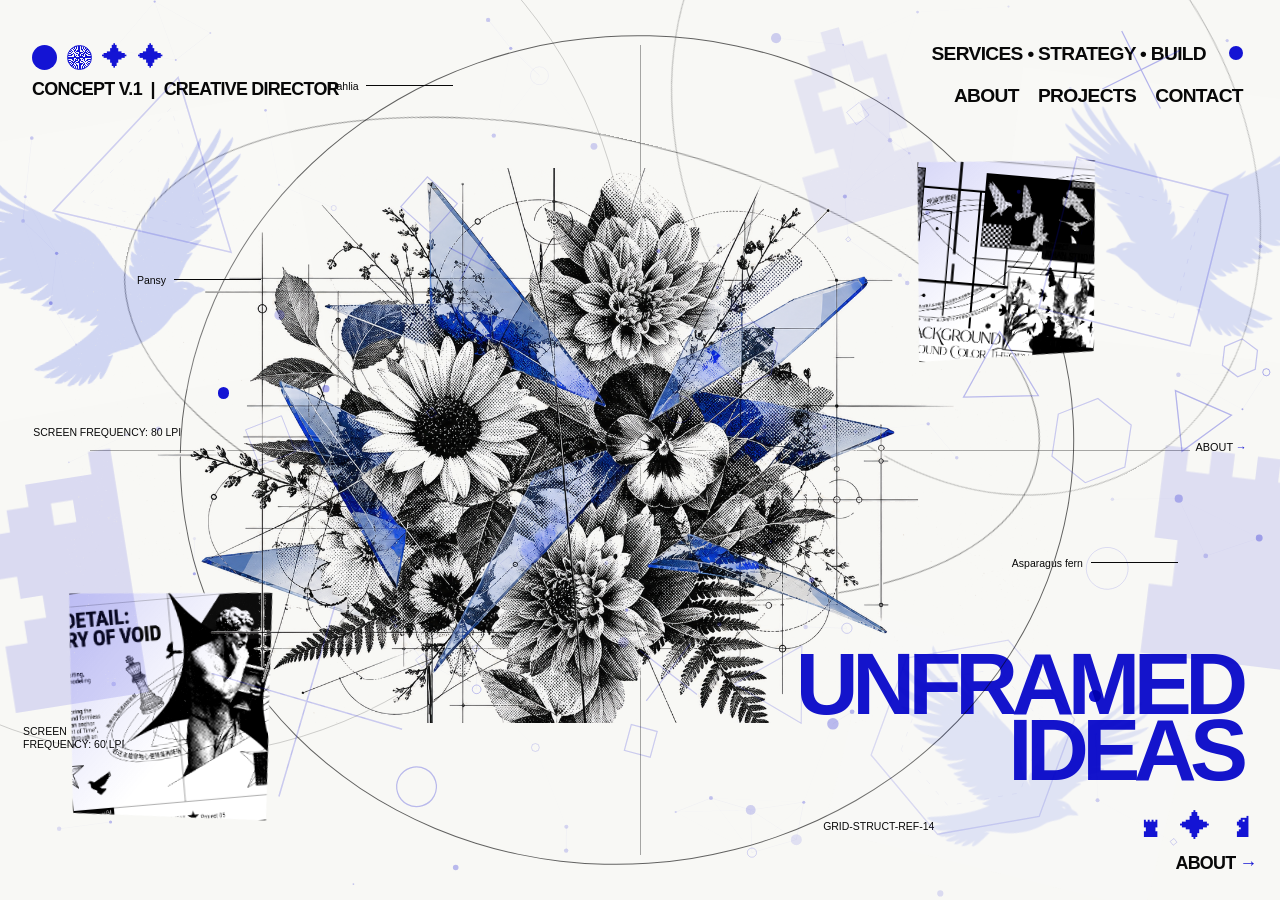
<file: index.html>
<!doctype html>
<html lang="zh-CN">
<head>
  <meta charset="utf-8">
  <meta name="viewport" content="width=device-width, initial-scale=1">
  <meta name="description" content="赵雪儿的创意作品集：以视觉策略、设计系统与技术构建表达想法。">
  <meta property="og:title" content="赵雪儿｜Framed Ideas">
  <meta property="og:description" content="视觉策略、设计系统与创意技术作品集。">
  <meta property="og:image" content="https://zhoulyle224-web.github.io/assets/home-flora-collage.png">
  <meta property="og:type" content="website">
  <title>赵雪儿｜Framed Ideas</title>
  <link rel="stylesheet" href="styles.css?v=20260828-repel-v7">
</head>
<body data-page="home" class="flora-home">
  <main class="flora-stage">
    <div class="flora-rings drift" data-depth="0.25" aria-hidden="true"></div>
    <div class="flora-grid" aria-hidden="true"><i></i><i></i></div>

    <div class="legacy-depth" aria-hidden="true">
      <div class="legacy-orbit legacy-orbit-a drift" data-depth="-0.16"></div>
      <div class="legacy-orbit legacy-orbit-b drift" data-depth="0.2"></div>
      <figure class="legacy-slice legacy-slice-a drift" data-depth="1.35"><img src="assets/concept-detail.jpeg" alt=""></figure>
      <figure class="legacy-slice legacy-slice-b drift" data-depth="-1.1"><img src="assets/concept-projects.jpeg" alt=""></figure>
      <i class="legacy-node legacy-node-a drift" data-depth="1.7"></i>
      <i class="legacy-node legacy-node-b drift" data-depth="-1.45"></i>
    </div>

    <div class="flora-fauna" aria-hidden="true">
      <i class="flora-bird bird-a drift" data-depth="1.65"></i>
      <i class="flora-bird bird-b drift" data-depth="1.2"></i>
      <i class="flora-bird bird-c drift" data-depth="2"></i>
      <span class="flora-piece piece-a drift" data-depth="0.8">♞</span>
      <span class="flora-piece piece-b drift" data-depth="-0.7">♜</span>
      <span class="flora-piece piece-c drift" data-depth="1.1">♝</span>
    </div>

    <nav class="flora-navigation" aria-label="主导航">
      <span>SERVICES • STRATEGY • BUILD</span>
      <div>
        <a href="about.html">ABOUT</a>
        <a href="projects.html">PROJECTS</a>
        <a href="contact.html">CONTACT</a>
      </div>
    </nav>

    <figure class="flora-art flora-art-base drift" data-depth="0.32">
      <img src="assets/home-flora-cutout.png" alt="透明背景的黑白网点花卉、蕨叶与半透明蓝色几何碎片实验性编辑拼贴">
    </figure>

    <div class="flora-specimens" aria-hidden="true">
      <span class="specimen-dahlia">Dahlia <i></i></span>
      <span class="specimen-pansy">Pansy <i></i></span>
      <span class="specimen-fern">Asparagus fern <i></i></span>
      <span class="specimen-grid">GRID-STRUCT-REF-14</span>
      <span class="specimen-screen-a">SCREEN FREQUENCY: 80 LPI</span>
      <span class="specimen-screen-b">SCREEN FREQUENCY: 60 LPI</span>
    </div>

    <h1 class="flora-corner-title"><span>UNFRAMED</span><span>IDEAS</span></h1>

    <div class="flora-bottom-left">
      <div class="flora-symbols" aria-hidden="true"><i></i><i></i><b>✦</b><b>✦</b></div>
      <p>CONCEPT V.1 <span>|</span> CREATIVE DIRECTOR</p>
    </div>

    <div class="flora-bottom-right">
      <div class="flora-chess" aria-hidden="true">♜ ✦ ♞</div>
      <a href="about.html">ABOUT <span>→</span></a>
    </div>

    <a class="flora-side-link" href="about.html">ABOUT <span>→</span></a>
  </main>
  <script src="app.js?v=20260828-repel-v7"></script>
</body>
</html>
</file>
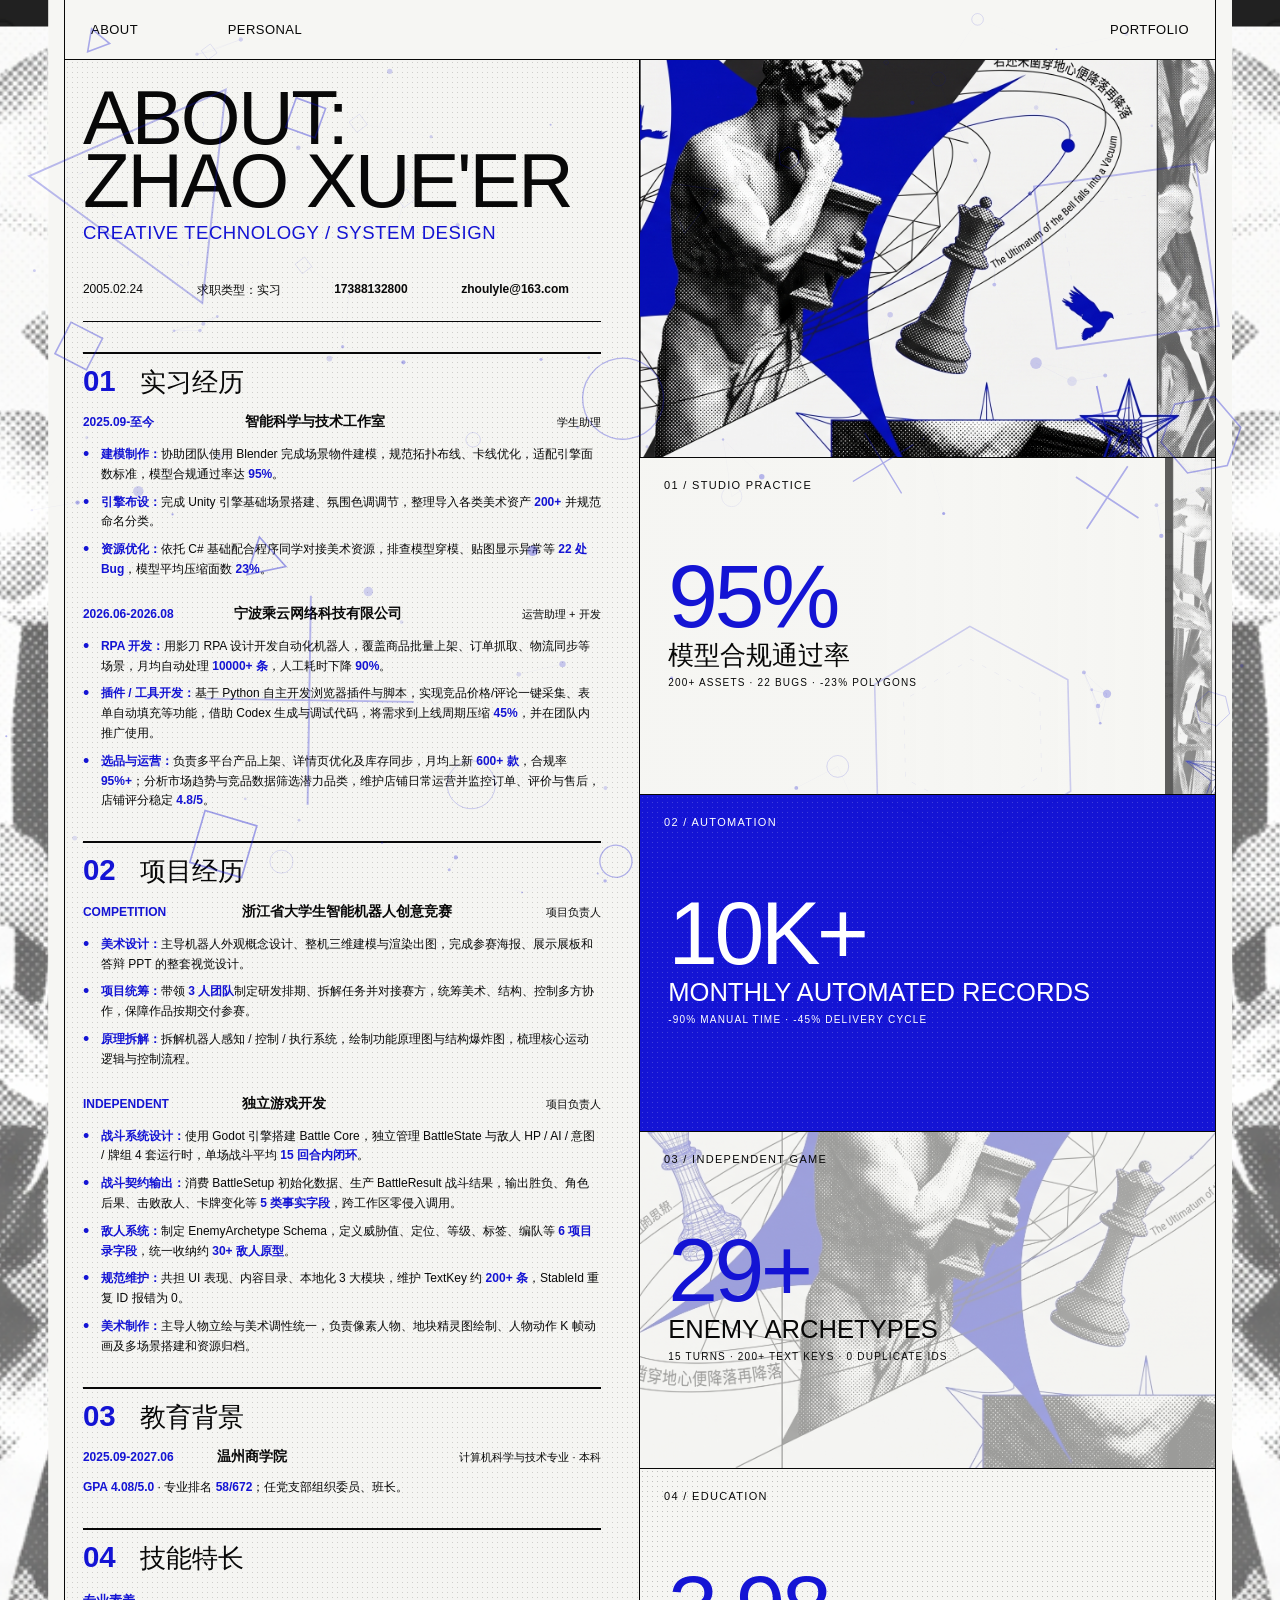
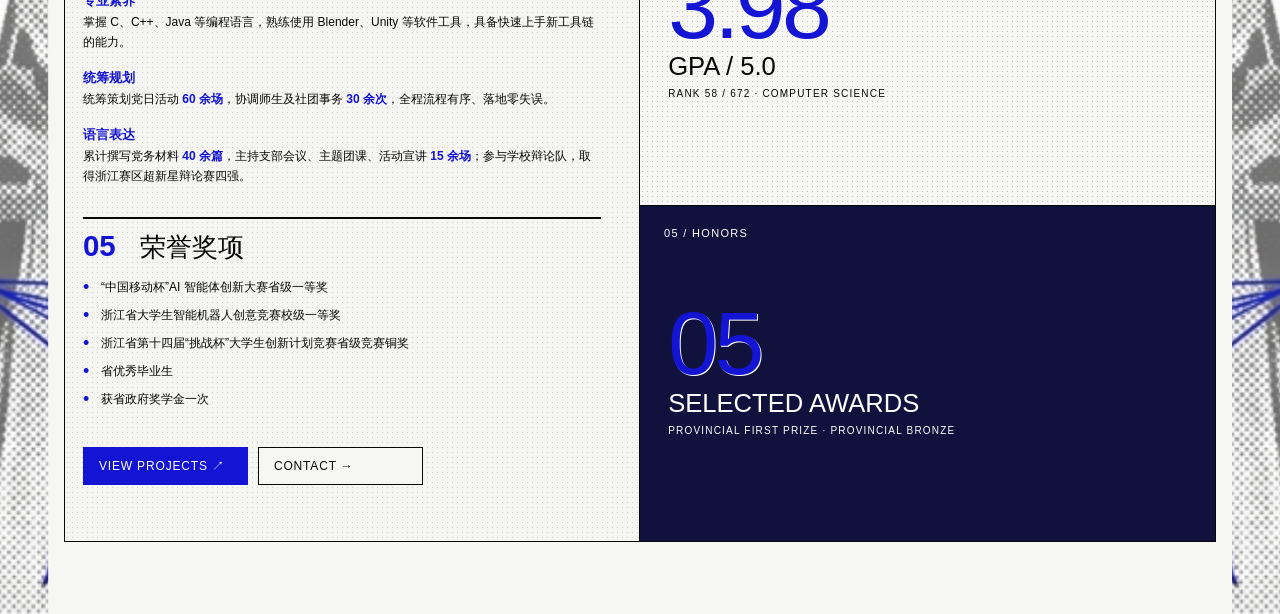
<file: about.html>
<!doctype html>
<html lang="zh-CN">
<head>
  <meta charset="utf-8">
  <meta name="viewport" content="width=device-width, initial-scale=1">
  <meta name="description" content="赵雪儿：计算机科学与技术专业，专注创意技术、系统设计、自动化工具与独立游戏开发。">
  <meta property="og:title" content="About｜赵雪儿">
  <meta property="og:description" content="创意技术、系统设计、自动化工具与独立游戏开发。">
  <meta property="og:image" content="https://zhoulyle224-web.github.io/assets/about-reference-20260825.jpg">
  <title>About｜赵雪儿</title>
  <link rel="stylesheet" href="styles.css?v=20260828-about-elements-v1">
</head>
<body data-page="about">
  <header class="about-ref-nav">
    <div class="about-ref-nav-left"><a href="about.html">ABOUT</a><span>PERSONAL</span></div>
    <a class="about-ref-nav-right" href="index.html">PORTFOLIO</a>
  </header>

  <main class="about-ref-page">
    <section class="about-ref-copy">
      <h1>ABOUT:<br>ZHAO XUE'ER</h1>
      <p class="about-resume-tagline">CREATIVE TECHNOLOGY / SYSTEM DESIGN</p>
      <div class="about-resume-contact"><span>2005.02.24</span><span>求职类型：实习</span><a href="tel:17388132800">17388132800</a><a href="mailto:zhoulyle@163.com">zhoulyle@163.com</a></div>

      <section class="about-resume-section">
        <h2><b>01</b><span>实习经历</span></h2>
        <article class="about-resume-entry">
          <header><time>2025.09-至今</time><strong>智能科学与技术工作室</strong><em>学生助理</em></header>
          <ul>
            <li><b>建模制作：</b>协助团队使用 Blender 完成场景物件建模，规范拓扑布线、卡线优化，适配引擎面数标准，模型合规通过率达 <strong>95%</strong>。</li>
            <li><b>引擎布设：</b>完成 Unity 引擎基础场景搭建、氛围色调调节，整理导入各类美术资产 <strong>200+</strong> 并规范命名分类。</li>
            <li><b>资源优化：</b>依托 C# 基础配合程序同学对接美术资源，排查模型穿模、贴图显示异常等 <strong>22 处 Bug</strong>，模型平均压缩面数 <strong>23%</strong>。</li>
          </ul>
        </article>
        <article class="about-resume-entry">
          <header><time>2026.06-2026.08</time><strong>宁波乘云网络科技有限公司</strong><em>运营助理 + 开发</em></header>
          <ul>
            <li><b>RPA 开发：</b>用影刀 RPA 设计开发自动化机器人，覆盖商品批量上架、订单抓取、物流同步等场景，月均自动处理 <strong>10000+ 条</strong>，人工耗时下降 <strong>90%</strong>。</li>
            <li><b>插件 / 工具开发：</b>基于 Python 自主开发浏览器插件与脚本，实现竞品价格/评论一键采集、表单自动填充等功能，借助 Codex 生成与调试代码，将需求到上线周期压缩 <strong>45%</strong>，并在团队内推广使用。</li>
            <li><b>选品与运营：</b>负责多平台产品上架、详情页优化及库存同步，月均上新 <strong>600+ 款</strong>，合规率 <strong>95%+</strong>；分析市场趋势与竞品数据筛选潜力品类，维护店铺日常运营并监控订单、评价与售后，店铺评分稳定 <strong>4.8/5</strong>。</li>
          </ul>
        </article>
      </section>

      <section class="about-resume-section">
        <h2><b>02</b><span>项目经历</span></h2>
        <article class="about-resume-entry">
          <header><time>COMPETITION</time><strong>浙江省大学生智能机器人创意竞赛</strong><em>项目负责人</em></header>
          <ul>
            <li><b>美术设计：</b>主导机器人外观概念设计、整机三维建模与渲染出图，完成参赛海报、展示展板和答辩 PPT 的整套视觉设计。</li>
            <li><b>项目统筹：</b>带领 <strong>3 人团队</strong>制定研发排期、拆解任务并对接赛方，统筹美术、结构、控制多方协作，保障作品按期交付参赛。</li>
            <li><b>原理拆解：</b>拆解机器人感知 / 控制 / 执行系统，绘制功能原理图与结构爆炸图，梳理核心运动逻辑与控制流程。</li>
          </ul>
        </article>
        <article class="about-resume-entry">
          <header><time>INDEPENDENT</time><strong>独立游戏开发</strong><em>项目负责人</em></header>
          <ul>
            <li><b>战斗系统设计：</b>使用 Godot 引擎搭建 Battle Core，独立管理 BattleState 与敌人 HP / AI / 意图 / 牌组 4 套运行时，单场战斗平均 <strong>15 回合内闭环</strong>。</li>
            <li><b>战斗契约输出：</b>消费 BattleSetup 初始化数据、生产 BattleResult 战斗结果，输出胜负、角色后果、击败敌人、卡牌变化等 <strong>5 类事实字段</strong>，跨工作区零侵入调用。</li>
            <li><b>敌人系统：</b>制定 EnemyArchetype Schema，定义威胁值、定位、等级、标签、编队等 <strong>6 项目录字段</strong>，统一收纳约 <strong>30+ 敌人原型</strong>。</li>
            <li><b>规范维护：</b>共担 UI 表现、内容目录、本地化 3 大模块，维护 TextKey 约 <strong>200+ 条</strong>，StableId 重复 ID 报错为 0。</li>
            <li><b>美术制作：</b>主导人物立绘与美术调性统一，负责像素人物、地块精灵图绘制、人物动作 K 帧动画及多场景搭建和资源归档。</li>
          </ul>
        </article>
      </section>

      <section class="about-resume-section">
        <h2><b>03</b><span>教育背景</span></h2>
        <article class="about-resume-entry compact">
          <header><time>2025.09-2027.06</time><strong>温州商学院</strong><em>计算机科学与技术专业 · 本科</em></header>
          <p><strong>GPA 4.08/5.0</strong> · 专业排名 <strong>58/672</strong>；任党支部组织委员、班长。</p>
        </article>
      </section>

      <section class="about-resume-section">
        <h2><b>04</b><span>技能特长</span></h2>
        <div class="about-resume-skills">
          <p><b>专业素养</b>掌握 C、C++、Java 等编程语言，熟练使用 Blender、Unity 等软件工具，具备快速上手新工具链的能力。</p>
          <p><b>统筹规划</b>统筹策划党日活动 <strong>60 余场</strong>，协调师生及社团事务 <strong>30 余次</strong>，全程流程有序、落地零失误。</p>
          <p><b>语言表达</b>累计撰写党务材料 <strong>40 余篇</strong>，主持支部会议、主题团课、活动宣讲 <strong>15 余场</strong>；参与学校辩论队，取得浙江赛区超新星辩论赛四强。</p>
        </div>
      </section>

      <section class="about-resume-section awards">
        <h2><b>05</b><span>荣誉奖项</span></h2>
        <ul>
          <li>“中国移动杯”AI 智能体创新大赛省级一等奖</li>
          <li>浙江省大学生智能机器人创意竞赛校级一等奖</li>
          <li>浙江省第十四届“挑战杯”大学生创新计划竞赛省级竞赛铜奖</li>
          <li>省优秀毕业生</li>
          <li>获省政府奖学金一次</li>
        </ul>
      </section>

      <div class="about-ref-actions"><a href="projects.html">VIEW PROJECTS ↗</a><a href="contact.html">CONTACT →</a></div>
    </section>

    <section class="about-ref-visual" aria-label="蓝黑拼贴视觉">
      <figure class="about-ref-visual-source"><img src="assets/about-reference-20260825.jpg" alt="雕塑、棋子、飞鸟与蓝色几何形构成的拼贴"></figure>
      <div class="about-visual-wall">
        <article class="about-visual-panel botanical"><small>01 / STUDIO PRACTICE</small><strong>95%</strong><p>模型合规通过率</p><span>200+ ASSETS · 22 BUGS · -23% POLYGONS</span></article>
        <article class="about-visual-panel blue"><small>02 / AUTOMATION</small><strong>10K+</strong><p>MONTHLY AUTOMATED RECORDS</p><span>-90% MANUAL TIME · -45% DELIVERY CYCLE</span></article>
        <article class="about-visual-panel image"><small>03 / INDEPENDENT GAME</small><strong>30+</strong><p>ENEMY ARCHETYPES</p><span>15 TURNS · 200+ TEXT KEYS · 0 DUPLICATE IDS</span></article>
        <article class="about-visual-panel paper"><small>04 / EDUCATION</small><strong>4.08</strong><p>GPA / 5.0</p><span>RANK 58 / 672 · COMPUTER SCIENCE</span></article>
        <article class="about-visual-panel dark"><small>05 / HONORS</small><strong>05</strong><p>SELECTED AWARDS</p><span>PROVINCIAL FIRST PRIZE · PROVINCIAL BRONZE</span></article>
      </div>
    </section>

    <footer class="about-ref-footer">
      <div class="about-ref-theory"><span>THEORY</span><span>PRACTICE</span><span>EXPERIMENT</span></div>
      <a href="projects.html">SELECTED WORK: <b>★</b> PROJECTS</a>
      <small>© 2026 ZHAO XUE'ER</small>
    </footer>
  </main>
  <script src="app.js?v=20260828-repel-v7"></script>
  <script src="about-motion.js?v=20260828-elements-v1"></script>
</body>
</html>
</file>
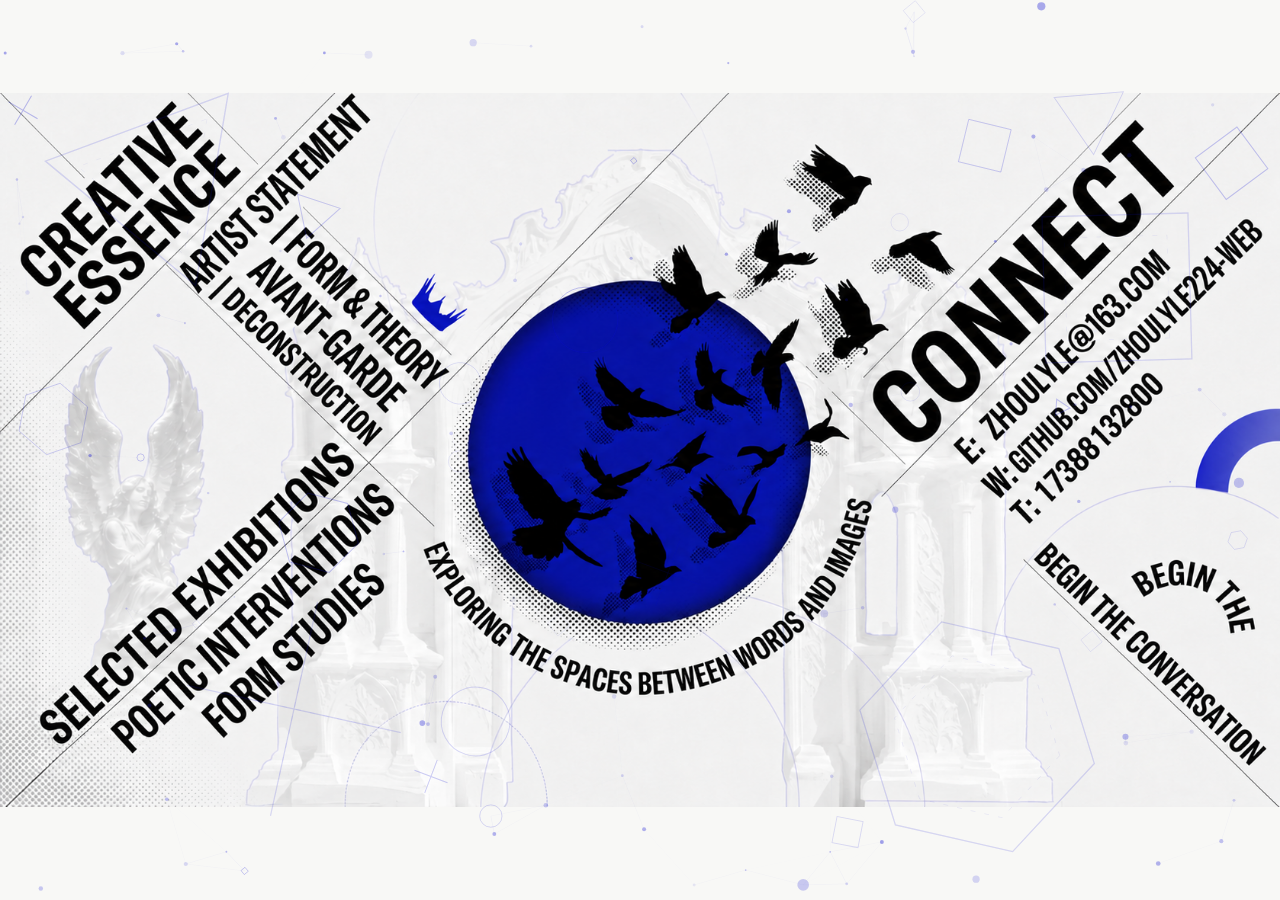
<file: contact.html>
<!doctype html>
<html lang="zh-CN">
<head>
  <meta charset="utf-8">
  <meta name="viewport" content="width=device-width, initial-scale=1">
  <meta name="description" content="赵雪儿的创意实践与联系方式。">
  <meta property="og:title" content="Contact｜赵雪儿">
  <meta property="og:description" content="Creative essence, selected works and contact.">
  <meta property="og:image" content="https://zhoulyle224-web.github.io/assets/contact-diagonal-real-details-20260827.png">
  <title>Contact｜赵雪儿</title>
  <link rel="stylesheet" href="styles.css?v=20260828-repel-v7">
</head>
<body data-page="contact">
  <main class="contact-diagonal-page">
    <section class="contact-diagonal-stage" aria-label="Creative essence and contact poster">
      <a class="contact-diagonal-home" href="index.html" aria-label="返回首页">
        <img class="contact-diagonal-art" src="assets/contact-diagonal-real-details-20260827.png" alt="斜向排版的创意作品集联系页面，包含邮箱、GitHub 和电话，中央为克莱因蓝圆形与飞鸟">
      </a>
    </section>
  </main>
  <script src="app.js?v=20260828-repel-v7"></script>
</body>
</html>
</file>
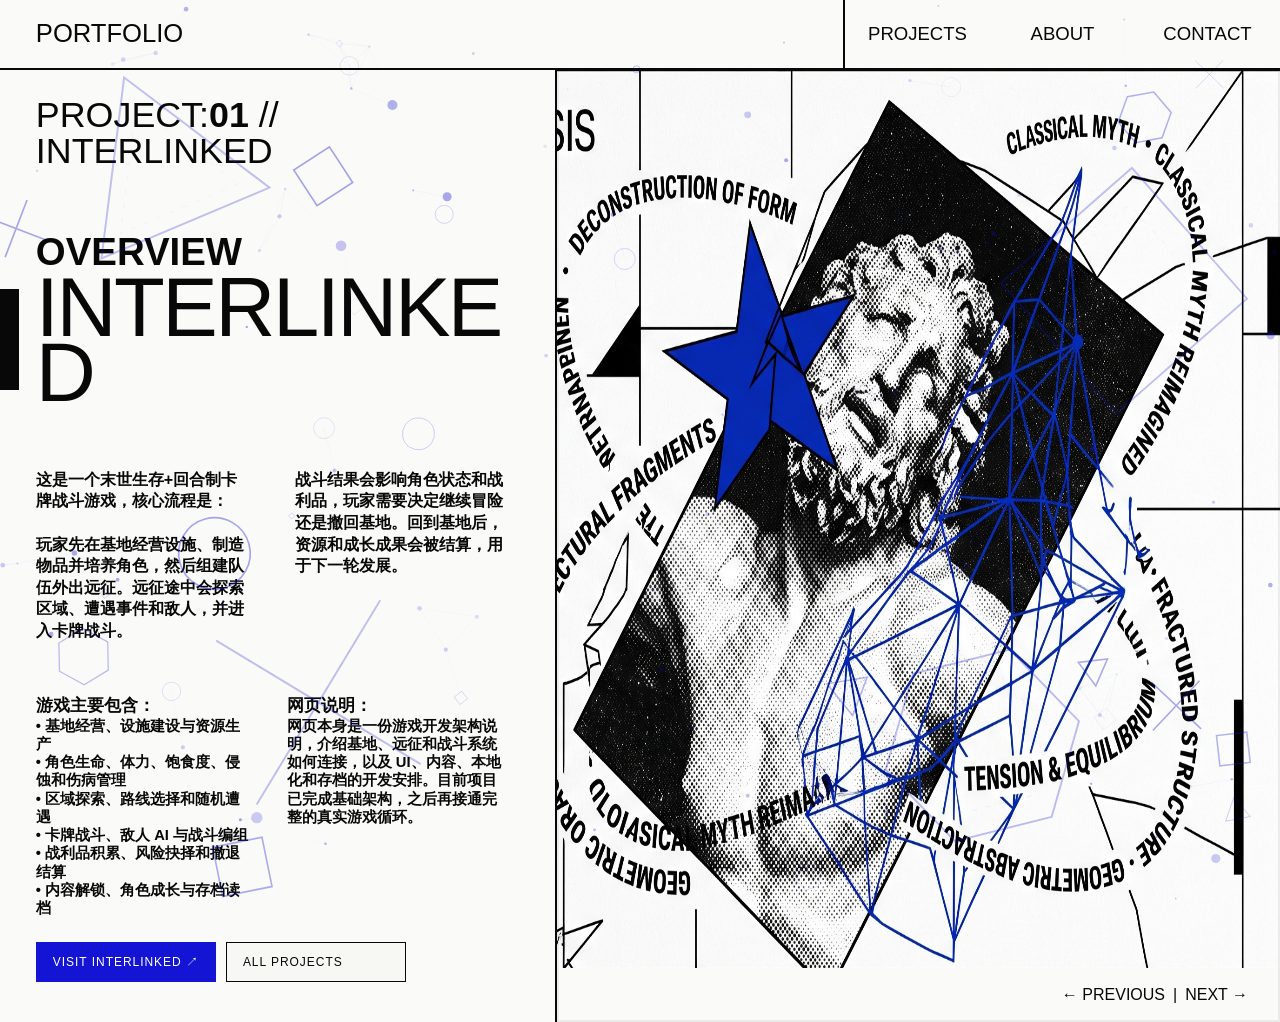
<file: project.html>
<!doctype html>
<html lang="zh-CN">
<head>
  <meta charset="utf-8">
  <meta name="viewport" content="width=device-width, initial-scale=1">
  <meta name="description" content="INTERLINKED：末世生存与回合制卡牌战斗游戏开发架构说明。">
  <meta property="og:title" content="Interlinked｜项目详情">
  <meta property="og:description" content="末世生存、基地经营、远征探索与回合制卡牌战斗游戏开发架构。">
  <meta property="og:image" content="https://zhoulyle224-web.github.io/assets/project-detail-reference-current.jpg">
  <title>Interlinked｜项目详情</title>
  <link rel="stylesheet" href="styles.css?v=20260828-repel-v7">
</head>
<body data-page="detail">
  <header class="detail-clean-nav">
    <a class="detail-clean-brand" href="index.html">PORTFOLIO</a>
    <nav aria-label="主导航">
      <a href="projects.html">PROJECTS</a>
      <a href="about.html">ABOUT</a>
      <a href="contact.html">CONTACT</a>
    </nav>
  </header>

  <main class="detail-clean-page">
    <section class="detail-clean-copy">
      <p class="detail-clean-code">PROJECT:<b data-project-index>01</b> // <span data-project-title>INTERLINKED</span></p>
      <h1><small>OVERVIEW</small><span data-project-title>INTERLINKED</span></h1>
      <div class="detail-clean-summary">
        <p data-project-description>这是一个末世生存+回合制卡牌战斗游戏，核心流程是：<br><br>玩家先在基地经营设施、制造物品并培养角色，然后组建队伍外出远征。远征途中会探索区域、遭遇事件和敌人，并进入卡牌战斗。</p>
        <p data-project-summary>战斗结果会影响角色状态和战利品，玩家需要决定继续冒险还是撤回基地。回到基地后，资源和成长成果会被结算，用于下一轮发展。</p>
      </div>
      <div class="detail-clean-lists">
        <p><b data-project-feature-label>游戏主要包含：</b><br><span data-project-features>• 基地经营、设施建设与资源生产<br>• 角色生命、体力、饱食度、侵蚀和伤病管理<br>• 区域探索、路线选择和随机遭遇<br>• 卡牌战斗、敌人 AI 与战斗编组<br>• 战利品积累、风险抉择和撤退结算<br>• 内容解锁、角色成长与存档读档</span></p>
        <p><b data-project-medium-label>网页说明：</b><br><span data-project-mediums>网页本身是一份游戏开发架构说明，介绍基地、远征和战斗系统如何连接，以及 UI、内容、本地化和存档的开发安排。目前项目已完成基础架构，之后再接通完整的真实游戏循环。</span></p>
      </div>
      <div class="detail-clean-actions">
        <a class="button button-blue" data-project-repo href="https://interlinked.zhoulyle224.workers.dev/" target="_blank" rel="noreferrer">VISIT PROJECT ↗</a>
        <a class="button button-ghost" href="projects.html">ALL PROJECTS</a>
      </div>
    </section>

    <section class="detail-clean-visual" aria-label="项目视觉构成">
      <figure class="detail-clean-image"><img src="assets/project-detail-reference-current.jpg" alt="古典雕塑、克莱因蓝线框与解构排版构成"></figure>
      <article class="zbird-proof" aria-label="紫鸟插件真实运行效果">
        <header class="zbird-proof-header">
          <p>REAL OPERATION / MV3 / V1.4.49</p>
          <h2>AUTOMATION<br>IN MOTION</h2>
          <div class="zbird-proof-metrics" aria-label="运行规模">
            <span><b>50</b> SPU / PAGE</span>
            <span><b>100</b> SKU / RUN</span>
            <span><b>5</b> VERIFIED STAGES</span>
          </div>
        </header>

        <a class="zbird-proof-shot" href="assets/zbird-automation-console-v1.4.49.png" target="_blank" rel="noreferrer" aria-label="查看紫鸟插件真实运行界面原图">
          <img src="assets/zbird-automation-console-v1.4.49.png" alt="紫鸟 Temu 自动化插件横向控制台，包含任务资源、运行状态、控制按钮和实时日志">
          <strong>ACTUAL RUNNING INTERFACE ↗</strong>
        </a>

        <section class="zbird-proof-flowchart" aria-labelledby="zbird-flowchart-title">
          <p id="zbird-flowchart-title">OPERATION FLOW / VERIFIED CHECKPOINTS</p>
          <ol>
            <li><b>01</b><strong>任务配置</strong><span>实拍图 · 类目 · Excel</span></li>
            <li><b>02</b><strong>扫描选品</strong><span>每页 50 条 SPU</span></li>
            <li><b>03</b><strong>合规处理</strong><span>信息补充 · 实拍图</span></li>
            <li><b>04</b><strong>数据采集</strong><span>累计 SKU · 分页恢复</span></li>
            <li><b>05</b><strong>开通 JIT</strong><span>精确范围 · 成功验证</span></li>
            <li><b>06</b><strong>库存结算</strong><span>生成 · 归档 · 导入</span></li>
          </ol>
          <div class="zbird-proof-branch">
            <b>CHECKPOINT</b>
            <span class="branch-pass">PASS → 写入阶段台账 → 下一页</span>
            <span class="branch-fail">FAIL → 暂停 / 重试 / 跳过失败批次</span>
          </div>
        </section>
        <p class="zbird-proof-note">截图来自真实任务面板，完整呈现任务配置、运行状态与实时日志；安装包不在公开网页分发。</p>
      </article>
      <nav class="detail-clean-pagination" aria-label="项目切换">
        <a data-prev-project href="project.html?project=warehouse">← PREVIOUS</a>
        <span>|</span>
        <a data-next-project href="project.html?project=zbird">NEXT →</a>
      </nav>
    </section>
  </main>
  <script src="app.js?v=20260828-repel-v7"></script>
</body>
</html>
</file>
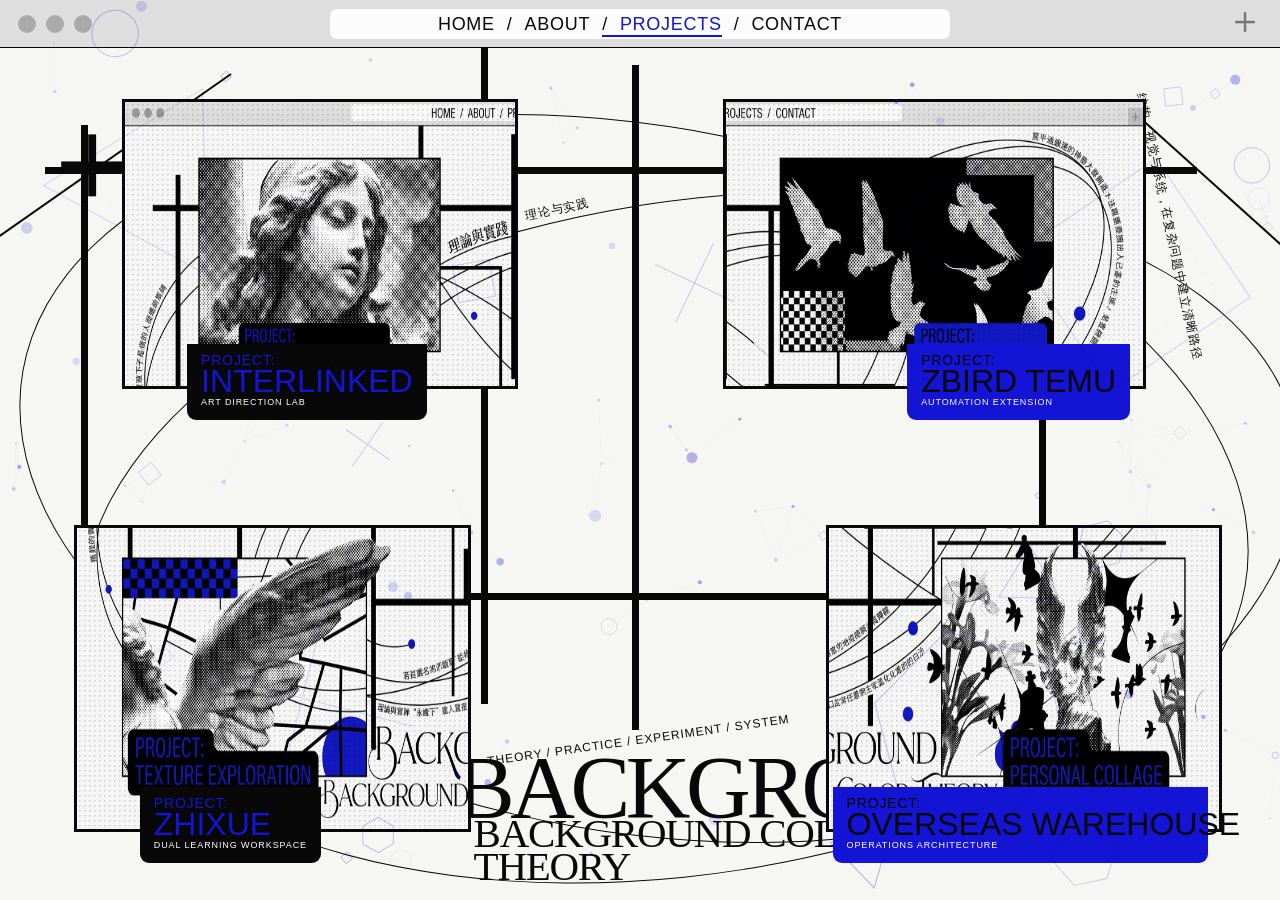
<file: projects.html>
<!doctype html>
<html lang="zh-CN">
<head>
  <meta charset="utf-8">
  <meta name="viewport" content="width=device-width, initial-scale=1">
  <meta name="description" content="赵雪儿的插件、智能产品与创意技术项目。">
  <meta property="og:title" content="Selected Projects｜赵雪儿作品集">
  <meta property="og:description" content="插件、智能产品与创意技术项目索引。">
  <meta property="og:image" content="https://zhoulyle224-web.github.io/assets/projects-reference-20260825.jpeg">
  <title>Selected Projects｜赵雪儿作品集</title>
  <link rel="stylesheet" href="styles.css?v=20260828-project-elements-v2">
</head>
<body data-page="projects">
  <header class="projects-ref-browser">
    <div class="projects-ref-dots" aria-hidden="true"><i></i><i></i><i></i></div>
    <nav aria-label="主导航"><a href="index.html">HOME</a><a href="about.html">ABOUT</a><a class="active" href="projects.html">PROJECTS</a><a href="contact.html">CONTACT</a></nav>
    <span class="projects-ref-plus" aria-hidden="true">＋</span>
  </header>

  <main class="projects-ref-canvas">
    <div class="projects-ref-framework" aria-hidden="true"><i></i><i></i><i></i><i></i><i></i><i></i><i></i><i></i></div>
    <div class="projects-ref-orbit orbit-one" aria-hidden="true"></div>
    <div class="projects-ref-orbit orbit-two" aria-hidden="true"></div>
    <span class="projects-ref-cross" aria-hidden="true">＋</span>
    <p class="projects-ref-note note-one">理论与实践</p>
    <p class="projects-ref-note note-two">结构、视觉与系统，在复杂问题中建立清晰路径</p>
    <p class="projects-ref-note note-three">THEORY / PRACTICE / EXPERIMENT / SYSTEM</p>

    <section class="projects-ref-grid" aria-label="项目列表">
      <a class="projects-ref-card card-one" href="project.html?project=websign">
        <figure><img src="assets/projects-reference-20260825.jpeg" alt="Interlinked 项目视觉"><i class="projects-ref-klein-wash" aria-hidden="true"></i></figure>
        <div class="projects-ref-label label-black"><small>PROJECT:</small><strong>INTERLINKED</strong><em>ART DIRECTION LAB</em></div>
      </a>
      <a class="projects-ref-card card-two" href="project.html?project=zbird">
        <figure><img src="assets/projects-reference-20260825.jpeg" alt="ZBird Temu 项目视觉"><i class="projects-ref-klein-wash" aria-hidden="true"></i></figure>
        <div class="projects-ref-label label-blue"><small>PROJECT:</small><strong>ZBIRD TEMU</strong><em>AUTOMATION EXTENSION</em></div>
      </a>
      <a class="projects-ref-card card-three" href="project.html?project=zhixue">
        <figure><img src="assets/projects-reference-20260825.jpeg" alt="智学双擎项目视觉"><i class="projects-ref-klein-wash" aria-hidden="true"></i></figure>
        <div class="projects-ref-label label-black"><small>PROJECT:</small><strong>ZHIXUE</strong><em>DUAL LEARNING WORKSPACE</em></div>
      </a>
      <a class="projects-ref-card card-four" href="project.html?project=warehouse">
        <figure><img src="assets/projects-reference-20260825.jpeg" alt="海外仓管理系统项目视觉"><i class="projects-ref-klein-wash" aria-hidden="true"></i></figure>
        <div class="projects-ref-label label-blue"><small>PROJECT:</small><strong>OVERSEAS WAREHOUSE</strong><em>OPERATIONS ARCHITECTURE</em></div>
      </a>
    </section>

    <div class="projects-ref-background" aria-hidden="true"><b>BACKGROUND</b><span>BACKGROUND COLOR THEORY</span></div>
  </main>
  <script src="app.js?v=20260828-repel-v7"></script>
  <script src="projects-motion.js?v=20260828-elements-v1"></script>
</body>
</html>
</file>
<file: styles.css>
:root {
  --paper: #f6f6f3;
  --ink: #080808;
  --blue: #1414d4;
  --blue-dark: #09099c;
  --gray: #d8d8d4;
  --line: rgba(8, 8, 8, .72);
  --condensed: Impact, Haettenschweiler, "Arial Narrow Bold", "Arial Narrow", sans-serif;
  --sans: Arial, "Helvetica Neue", "Microsoft YaHei", sans-serif;
  --serif: Didot, "Bodoni MT", "Times New Roman", serif;
}

* { box-sizing: border-box; }
html { scroll-behavior: smooth; }
body {
  margin: 0;
  color: var(--ink);
  background: var(--paper);
  font-family: var(--sans);
  overflow-x: hidden;
}
body::before {
  content: "";
  position: fixed;
  inset: 0;
  z-index: 99;
  pointer-events: none;
  opacity: .045;
  background-image: radial-gradient(#000 .7px, transparent .7px);
  background-size: 4px 4px;
  mix-blend-mode: multiply;
}
a { color: inherit; }
img { display: block; max-width: 100%; }
figure { margin: 0; }
button, a { -webkit-tap-highlight-color: transparent; }
a:focus-visible, button:focus-visible { outline: 3px solid var(--blue); outline-offset: 4px; }

.site-nav {
  position: fixed;
  z-index: 80;
  top: 0;
  left: 0;
  right: 0;
  min-height: 48px;
  padding: 6px 18px;
  display: flex;
  align-items: center;
  justify-content: center;
  border: 0;
  border-bottom: 1.5px solid var(--ink);
  background: rgba(222, 222, 222, .94);
  backdrop-filter: blur(12px);
}
.window-dots { position: absolute; left: 18px; display: flex; gap: 10px; }
.window-dots i { width: 17px; height: 17px; border-radius: 50%; background: #aaa; }
.window-plus { position: absolute; right: 17px; top: 1px; color: #777; font: 38px/1 var(--sans); font-weight: 200; }
.nav-links {
  min-width: min(620px, 60vw);
  min-height: 34px;
  padding: 5px 28px;
  display: flex;
  align-items: center;
  justify-content: center;
  gap: 12px;
  border-radius: 7px;
  background: rgba(255,255,255,.88);
}
.nav-links a {
  position: relative;
  font: 18px/1 var(--condensed);
  letter-spacing: .04em;
  text-decoration: none;
}
.nav-links a + a::before { content: "/"; margin-right: 12px; color: var(--ink); }
.nav-links a:hover, .nav-links a.active { color: var(--blue); }
.menu-toggle {
  display: none;
  border: 0;
  background: var(--ink);
  color: #fff;
  padding: 10px 12px;
  font: 13px/1 var(--condensed);
}

.button {
  display: inline-flex;
  justify-content: space-between;
  align-items: center;
  gap: 24px;
  min-width: 180px;
  padding: 13px 16px;
  border: 1.5px solid var(--ink);
  font: 12px/1 var(--condensed);
  letter-spacing: .08em;
  text-decoration: none;
  transition: transform .2s, box-shadow .2s, background .2s;
}
.button:hover { transform: translate(-3px, -3px); box-shadow: 6px 6px 0 var(--ink); }
.button-blue { background: var(--blue); color: #fff; border-color: var(--blue); }
.button-ghost { background: rgba(246,246,243,.86); }

.minimal-footer {
  position: relative;
  z-index: 20;
  display: flex;
  justify-content: space-between;
  gap: 20px;
  padding: 20px 26px;
  border-top: 1.5px solid var(--ink);
  background: var(--paper);
  font-size: 10px;
  letter-spacing: .12em;
}
.minimal-footer a { text-decoration: none; font-weight: 700; }

/* Home */
.flora-home { background: #f8f8f5; }
.flora-home::before { opacity: .025; }
.flora-stage {
  position: relative;
  min-height: 100svh;
  overflow: hidden;
  isolation: isolate;
  background: #f8f8f5;
}
.flora-stage::before,
.flora-stage::after {
  content: "";
  position: absolute;
  z-index: 0;
  width: min(72vw, 1460px);
  height: min(72vw, 1460px);
  border: 1px solid rgba(8,8,8,.18);
  border-radius: 50%;
  pointer-events: none;
}
.flora-stage::before { left: -23vw; top: -13vw; }
.flora-stage::after { display: none; }
.flora-rings {
  position: absolute;
  z-index: 1;
  inset: 4vh 16vw 4vh 14vw;
  border: 1px solid rgba(8,8,8,.62);
  border-radius: 50%;
  transform: rotate(-9deg);
  pointer-events: none;
}
.flora-rings::before,
.flora-rings::after { display: none; }
.flora-grid { position: absolute; z-index: 1; inset: 0; pointer-events: none; }
.flora-grid i { position: absolute; display: block; background: rgba(8,8,8,.34); }
.flora-grid i:nth-child(1) { left: 50%; top: 5%; width: 1px; height: 90%; }
.flora-grid i:nth-child(2) { left: 7%; top: 50%; width: 86%; height: 1px; }
.legacy-depth { position: absolute; inset: 0; pointer-events: none; }
.legacy-orbit { position: absolute; z-index: 1; border: 1px solid rgba(8,8,8,.46); border-radius: 50%; will-change: translate; }
.legacy-orbit-a { left: 9vw; top: 15vh; width: 73vw; height: 35vw; transform: rotate(13deg); }
.legacy-orbit-b { right: 3vw; top: -15vw; width: 43vw; height: 55vw; transform: rotate(-29deg); opacity: .56; }
.legacy-slice {
  position: absolute;
  overflow: hidden;
  margin: 0;
  border: 1px solid rgba(8,8,8,.8);
  background: rgba(255,255,255,.72);
  box-shadow: 10px 12px 0 rgba(20,20,212,.12);
  opacity: 1;
  will-change: translate;
}
.legacy-slice::after { content: ""; position: absolute; inset: 0; background: linear-gradient(135deg, rgba(20,20,212,.18), transparent 58%); mix-blend-mode: multiply; }
.legacy-slice img { width: 100%; height: 100%; object-fit: cover; filter: grayscale(1) contrast(1.3); }
.legacy-slice-a { z-index: 2; left: 11vw; bottom: 8vh; width: clamp(165px, 17vw, 345px); height: clamp(155px, 27vh, 315px); transform: translateX(-6vw) rotate(-5deg); clip-path: polygon(7% 0, 100% 7%, 88% 100%, 0 90%); }
.legacy-slice-a img { object-position: 48% 50%; }
.legacy-slice-b { z-index: 7; right: 8vw; top: 17vh; width: clamp(145px, 15vw, 305px); height: clamp(145px, 24vh, 280px); transform: translateX(-6vw) rotate(5deg); clip-path: polygon(0 8%, 92% 0, 100% 88%, 10% 100%); }
.legacy-slice-b img { object-position: 76% 20%; }
.legacy-node { position: absolute; z-index: 8; width: clamp(11px, .9vw, 18px); aspect-ratio: 1; border-radius: 50%; background: var(--blue); will-change: translate; }
.legacy-node-a { left: 17vw; top: 43vh; }
.legacy-node-b { right: 14vw; bottom: 22vh; }
.flora-fauna { position: absolute; z-index: 2; inset: 0; pointer-events: none; color: var(--blue); }
.flora-bird {
  position: absolute;
  display: block;
  width: var(--bird-size);
  height: calc(var(--bird-size) * .54);
  background: url("assets/bird-silhouette-blue.png") center / contain no-repeat;
  mix-blend-mode: multiply;
  opacity: .16;
  will-change: translate;
}
.flora-bird::before,
.flora-bird::after { display: none; }
.bird-a { --bird-size: clamp(300px, 40vw, 820px); left: -12%; top: 14%; transform: rotate(-10deg); }
.bird-b { --bird-size: clamp(280px, 38vw, 780px); right: -13%; top: 10%; transform: scaleX(-1) rotate(-7deg); opacity: .13; }
.bird-c { --bird-size: clamp(240px, 32vw, 660px); right: 5%; bottom: 3%; transform: rotate(14deg); opacity: .1; }
.flora-piece { position: absolute; color: currentColor; font-family: Georgia, "Times New Roman", serif; line-height: 1; opacity: .82; will-change: translate; }
.piece-a { left: -2%; top: 45%; font-size: clamp(220px, 28vw, 570px); transform: rotate(-9deg); opacity: .13; }
.piece-b { right: -3%; top: 39%; font-size: clamp(230px, 29vw, 590px); transform: rotate(7deg); opacity: .11; }
.piece-c { right: 28%; top: -4%; font-size: clamp(190px, 24vw, 490px); transform: rotate(-16deg); opacity: .08; }
.motion-particles,
.motion-click-ring {
  position: fixed;
  left: 0;
  top: 0;
  pointer-events: none;
}
.motion-particles {
  z-index: 92;
  width: 100vw;
  height: 100vh;
  opacity: .92;
}
.motion-click-ring {
  z-index: 139;
  width: 38px;
  height: 38px;
  border: 1px solid var(--blue);
  border-radius: 50%;
  transform: translate(-50%, -50%);
  animation: motion-click-ring .58s cubic-bezier(.2,.65,.2,1) forwards;
}
.motion-enter {
  opacity: 0;
  filter: blur(5px);
  translate: 0 16px;
  transition: opacity .72s cubic-bezier(.2,.7,.2,1) var(--motion-delay, 0ms), filter .72s ease var(--motion-delay, 0ms), translate .72s cubic-bezier(.2,.7,.2,1) var(--motion-delay, 0ms);
}
.motion-enter.is-motion-visible { opacity: 1; filter: blur(0); translate: 0 0; }
.motion-clickable {
  transition: scale .16s cubic-bezier(.2,.8,.2,1), transform .2s ease, box-shadow .2s ease, background .2s ease, color .16s ease, outline-color .16s ease, outline-offset .16s ease;
}
.motion-clickable.is-motion-pressed {
  scale: .955;
  outline: 1px solid var(--blue);
  outline-offset: -3px;
}
.motion-clickable.is-motion-activated { animation: motion-target-impact .4s cubic-bezier(.2,.75,.2,1); }
.cursor-orbit {
  position: fixed;
  z-index: 140;
  left: 0;
  top: 0;
  width: 42px;
  height: 42px;
  border: 1px solid rgba(20,20,212,.92);
  border-radius: 50%;
  opacity: 0;
  pointer-events: none;
  transform: translate(-50%, -50%);
  transition: width .22s cubic-bezier(.2,.8,.2,1), height .22s cubic-bezier(.2,.8,.2,1), border-color .22s ease, opacity .16s ease;
  will-change: translate, width, height;
}
.cursor-orbit::before {
  content: "";
  position: absolute;
  left: 50%;
  top: 50%;
  width: 8px;
  height: 8px;
  background: var(--blue);
  transform: translate(-50%, -50%) rotate(45deg);
  transition: width .2s ease, height .2s ease, transform .3s ease;
}
.cursor-orbit::after {
  content: "";
  position: absolute;
  inset: -7px;
  border: 1px solid rgba(20,20,212,.34);
  border-right-color: transparent;
  border-bottom-color: transparent;
  border-radius: 50%;
  animation: cursor-orbit-spin 5s linear infinite;
}
.cursor-orbit.is-visible { opacity: 1; }
.cursor-orbit.is-interactive {
  width: 64px;
  height: 64px;
  background: transparent;
  border-color: rgba(20,20,212,.72);
}
.cursor-orbit.is-interactive::before { width: 13px; height: 13px; transform: translate(-50%, -50%) rotate(135deg); }
.cursor-orbit.is-down { width: 26px; height: 26px; background: transparent; }
.cursor-orbit.is-pulse { animation: cursor-impact .46s ease-out; }
@keyframes cursor-orbit-spin { to { transform: rotate(360deg); } }
@keyframes cursor-impact { 0%, 100% { scale: 1; } 45% { scale: 1.16; } }
@keyframes motion-click-ring { from { opacity: .7; scale: .55; } to { opacity: 0; scale: 2.45; } }
@keyframes motion-target-impact { 0% { scale: .955; } 52% { scale: 1.035; } 100% { scale: 1; } }
@keyframes motion-breathe { from { scale: 1; } to { scale: 1.014; } }
@keyframes motion-orbit-a { from { transform: rotate(9deg) scale(.995); } to { transform: rotate(12deg) scale(1.015); } }
@keyframes motion-orbit-b { from { transform: rotate(-10deg) scale(1.01); } to { transform: rotate(-7deg) scale(.99); } }
@keyframes motion-float { from { translate: 0 -2px; } to { translate: 0 4px; } }
.motion-enabled .flora-art img,
.motion-enabled .detail-clean-image img,
.motion-enabled .contact-diagonal-art { animation: motion-breathe 9s ease-in-out infinite alternate; transform-origin: center; }
.motion-enabled .projects-ref-orbit.orbit-one { animation: motion-orbit-a 11s ease-in-out infinite alternate; }
.motion-enabled .projects-ref-orbit.orbit-two { animation: motion-orbit-b 13s ease-in-out infinite alternate; }
.motion-enabled .flora-chess,
.motion-enabled .flora-symbols b { animation: motion-float 2.8s ease-in-out infinite alternate; }
.motion-enabled .flora-symbols b:nth-child(4) { animation-delay: -.9s; }
@media (pointer: fine) and (prefers-reduced-motion: no-preference) {
  .has-custom-cursor,
  .has-custom-cursor * { cursor: none !important; }
  .flora-navigation a,
  .flora-side-link,
  .flora-bottom-right a { display: inline-block; transition: scale .16s ease, color .16s ease; }
  .flora-navigation a:hover,
  .flora-side-link:hover,
  .flora-bottom-right a:hover { scale: 1.045; color: var(--blue); }
  .flora-navigation a:active,
  .flora-side-link:active,
  .flora-bottom-right a:active { scale: .92; }
}
.flora-navigation {
  position: absolute;
  z-index: 12;
  top: 4.8vh;
  right: 2.9vw;
  display: grid;
  justify-items: end;
  gap: 2.3vh;
  font: clamp(16px, 1.5vw, 30px)/1.1 var(--sans);
  font-weight: 700;
  letter-spacing: -.035em;
}
.flora-navigation > span::after { content: ""; display: inline-block; width: .72em; height: .72em; margin-left: 1.2em; border-radius: 50%; background: var(--blue); }
.flora-navigation div { display: flex; gap: clamp(14px, 1.5vw, 30px); }
.flora-navigation a { position: relative; text-decoration: none; }
.flora-navigation a::after { content: ""; position: absolute; left: 0; right: 100%; bottom: -4px; height: 3px; background: var(--blue); transition: right .22s ease; }
.flora-navigation a:hover::after { right: 0; }
.flora-art {
  position: absolute;
  z-index: 3;
  inset: -2vh 12vw -1vh 11vw;
  display: grid;
  place-items: center;
  pointer-events: none;
  transform: translateX(-6vw);
}
.flora-art img { width: 100%; height: 100%; object-fit: contain; filter: contrast(.97) saturate(.94); }
.flora-art-base { will-change: translate; }
.flora-corner-title {
  position: absolute;
  z-index: 12;
  right: 3vw;
  bottom: 13vh;
  margin: 0;
  color: var(--blue);
  font: clamp(58px, 6.8vw, 138px)/.76 var(--sans);
  font-weight: 700;
  letter-spacing: -.075em;
  text-align: right;
  pointer-events: none;
  mix-blend-mode: multiply;
}
.flora-corner-title span { display: block; }
.flora-specimens { position: absolute; z-index: 6; inset: 0; font-size: clamp(9px, .82vw, 16px); pointer-events: none; }
.flora-specimens span { position: absolute; white-space: nowrap; }
.flora-specimens i { display: inline-block; width: 6.8vw; height: 1px; margin: 0 0 .28em .45em; background: var(--ink); vertical-align: middle; }
.specimen-dahlia { left: 25.7%; top: 9%; }
.specimen-pansy { left: 10.7%; top: 30.5%; }
.specimen-fern { right: 8%; top: 62%; }
.specimen-grid { right: 27%; bottom: 7.6%; }
.specimen-screen-a { left: 2.6%; top: 47.4%; }
.specimen-screen-b { left: 1.8%; bottom: 16.5%; width: 110px; white-space: normal !important; line-height: 1.2; }
.flora-bottom-left,
.flora-bottom-right { position: absolute; z-index: 12; }
.flora-bottom-left { left: 2.5vw; top: 4.6vh; }
.flora-bottom-right { bottom: 3vh; }
.flora-symbols { display: flex; align-items: center; gap: 10px; height: 32px; color: var(--blue); font-size: 26px; }
.flora-symbols i { width: 25px; height: 25px; border-radius: 50%; background: var(--blue); }
.flora-symbols i + i { background: repeating-conic-gradient(from 0deg, var(--blue) 0 5deg, transparent 5deg 10deg); border: 1px solid var(--blue); }
.flora-symbols b { font-weight: 400; }
.flora-bottom-left p { margin: 8px 0 0; font: clamp(14px, 1.4vw, 28px)/1 var(--sans); font-weight: 700; letter-spacing: -.04em; }
.flora-bottom-left p span { margin: 0 .25em; }
.flora-bottom-right { right: 1.8vw; display: grid; justify-items: end; gap: 10px; }
.flora-chess { color: var(--blue); font-size: clamp(25px, 2.4vw, 48px); letter-spacing: .24em; }
.flora-bottom-right a { font: clamp(14px, 1.4vw, 28px)/1 var(--sans); font-weight: 700; text-decoration: none; letter-spacing: -.04em; }
.flora-bottom-right a span,
.flora-side-link span { display: inline-block; color: var(--blue); transition: transform .2s ease; }
.flora-bottom-right a:hover span,
.flora-side-link:hover span { transform: translateX(8px); }
.flora-side-link { position: absolute; z-index: 12; right: 2.6vw; top: 49%; font-size: clamp(9px, .85vw, 17px); text-decoration: none; }

/* Projects */
.projects-ref-browser { position: fixed; z-index: 80; top: 0; left: 0; right: 0; height: 48px; display: flex; align-items: center; justify-content: center; border-bottom: 1.5px solid var(--ink); background: #dedede; }
.projects-ref-dots { position: absolute; left: 18px; display: flex; gap: 10px; }
.projects-ref-dots i { width: 18px; height: 18px; border-radius: 50%; background: #aaa; }
.projects-ref-browser nav { min-width: min(620px, 60vw); padding: 6px 28px; display: flex; justify-content: center; gap: 12px; border-radius: 7px; background: rgba(255,255,255,.9); }
.projects-ref-browser nav a { font: 18px/1 var(--condensed); letter-spacing: .04em; text-decoration: none; }
.projects-ref-browser nav a + a::before { content: "/"; margin-right: 12px; color: var(--ink); }
.projects-ref-browser nav a.active { color: var(--blue); }
.projects-ref-plus { position: absolute; right: 16px; top: 1px; color: #777; font: 38px/1 var(--sans); }
.projects-ref-canvas { position: relative; height: calc(100svh - 48px); min-height: 850px; margin-top: 48px; overflow: hidden; background: var(--paper); }
.projects-ref-framework { position: absolute; z-index: 0; inset: 0; pointer-events: none; }
.projects-ref-framework i { position: absolute; display: block; background: var(--ink); }
.projects-ref-framework i:nth-child(1) { left: 6.3%; top: 9%; width: 7px; height: 80%; }
.projects-ref-framework i:nth-child(2) { left: 37.6%; top: 0; width: 7px; height: 77%; }
.projects-ref-framework i:nth-child(3) { left: 49.4%; top: 2%; width: 7px; height: 78%; }
.projects-ref-framework i:nth-child(4) { right: 18.3%; top: 7%; width: 7px; height: 72%; }
.projects-ref-framework i:nth-child(5) { left: 3.5%; top: 14%; width: 90%; height: 7px; }
.projects-ref-framework i:nth-child(6) { left: 6%; top: 64%; width: 87%; height: 7px; }
.projects-ref-framework i:nth-child(7) { left: 18%; top: 3%; width: 2px; height: 116%; transform: rotate(55deg); transform-origin: top; }
.projects-ref-framework i:nth-child(8) { right: 11%; top: 8%; width: 2px; height: 112%; transform: rotate(-48deg); transform-origin: top; }
.projects-ref-orbit { position: absolute; z-index: 1; border: 1.5px solid var(--ink); border-radius: 50%; pointer-events: none; }
.projects-ref-orbit.orbit-one { inset: 9% 2% 8% 1%; transform: rotate(10deg); }
.projects-ref-orbit.orbit-two { inset: 18% -2% 3% 6%; transform: rotate(-9deg); }
.projects-ref-cross { position: absolute; z-index: 2; left: 2.5%; top: 8%; font: 120px/.7 var(--sans); }
.projects-ref-note { position: absolute; z-index: 2; margin: 0; font-size: 12px; letter-spacing: .08em; white-space: nowrap; }
.projects-ref-note.note-one { left: 41%; top: 18%; transform: rotate(-12deg); }
.projects-ref-note.note-two { right: -2%; top: 20%; transform: rotate(78deg); }
.projects-ref-note.note-three { left: 38%; bottom: 18%; transform: rotate(-8deg); }
.projects-ref-grid { position: absolute; z-index: 4; inset: 0; }
.projects-ref-card { position: absolute; display: block; overflow: visible; border: 3px solid var(--ink); background: #fff; color: #fff; text-decoration: none; transition: transform .25s; }
.projects-ref-card:hover { transform: translateY(-7px); }
.projects-ref-card figure { position: absolute; inset: 0; overflow: hidden; background: #fff; }
.projects-ref-card figure::after { content: ""; position: absolute; z-index: 3; inset: 0; opacity: .12; background-image: radial-gradient(#000 1px, transparent 1px); background-size: 5px 5px; pointer-events: none; }
.projects-ref-card img { position: absolute; width: 200%; height: 200%; max-width: none; object-fit: fill; }
.projects-ref-card.card-one { left: 9.5%; top: 6%; width: 31%; height: 34%; }
.projects-ref-card.card-two { right: 10.5%; top: 6%; width: 33%; height: 34%; }
.projects-ref-card.card-three { left: 5.8%; bottom: 8%; width: 31%; height: 36%; }
.projects-ref-card.card-four { right: 4.5%; bottom: 8%; width: 31%; height: 36%; }
.projects-ref-card.card-one img { left: 0; top: 0; }
.projects-ref-card.card-two img { left: -100%; top: 0; }
.projects-ref-card.card-three img { left: 0; top: -100%; }
.projects-ref-card.card-four img { left: -100%; top: -100%; }
.projects-ref-label { position: absolute; z-index: 5; bottom: -34px; max-width: 96%; padding: 9px 14px 11px; border-radius: 0 0 9px 9px; }
.projects-ref-label.label-black { left: 16%; background: var(--ink); color: var(--blue); }
.projects-ref-label.label-blue { right: 3%; background: var(--blue); color: var(--ink); }
.projects-ref-label small, .projects-ref-label strong, .projects-ref-label em { display: block; }
.projects-ref-label small { font: 14px/1 var(--condensed); letter-spacing: .06em; }
.projects-ref-label strong { font: clamp(25px, 2.5vw, 50px)/.9 var(--condensed); white-space: nowrap; }
.projects-ref-label em { color: #fff; font: 9px/1.4 var(--sans); font-style: normal; letter-spacing: .1em; }
.projects-ref-background { position: absolute; z-index: 3; left: 37%; bottom: 2%; width: 43%; display: flex; flex-direction: column; align-items: center; pointer-events: none; }
.projects-ref-background b { font: clamp(55px, 7vw, 130px)/.68 var(--serif); font-weight: 400; letter-spacing: -.05em; }
.projects-ref-background span { font: clamp(20px, 3.2vw, 62px)/.8 var(--serif); letter-spacing: -.03em; }

/* Projects-only element motion. Particle, orbit and framework backgrounds stay unchanged. */
body[data-page="projects"].projects-elements-ready .project-element-enter {
  opacity: 0;
  transition-delay: var(--project-delay, 0ms);
}
body[data-page="projects"].projects-elements-ready .project-element-enter.is-project-element-visible { opacity: 1; }
body[data-page="projects"].projects-elements-ready .project-element-header {
  transform: translate3d(0, -10px, 0);
  transition: opacity .46s ease var(--project-delay, 0ms), transform .6s cubic-bezier(.2,.75,.2,1) var(--project-delay, 0ms);
}
body[data-page="projects"].projects-elements-ready .project-element-header.is-project-element-visible { transform: translate3d(0, 0, 0); }
body[data-page="projects"].projects-elements-ready .project-element-card {
  transform: translate3d(var(--project-entry-x, 0), 14px, 0);
  transition: opacity .56s ease var(--project-delay, 0ms), transform .72s cubic-bezier(.2,.75,.2,1) var(--project-delay, 0ms), border-color .25s ease, box-shadow .3s ease;
}
body[data-page="projects"].projects-elements-ready .project-element-card.is-project-element-visible { transform: translate3d(0, 0, 0); }
body[data-page="projects"].projects-elements-ready .project-element-title {
  transform: translate3d(0, 12px, 0);
  transition: opacity .55s ease var(--project-delay, 0ms), transform .68s cubic-bezier(.2,.75,.2,1) var(--project-delay, 0ms);
}
body[data-page="projects"].projects-elements-ready .project-element-title.is-project-element-visible { transform: translate3d(0, 0, 0); }
body[data-page="projects"].projects-elements-ready .project-element-accent {
  transition: opacity .48s ease var(--project-delay, 0ms);
}
body[data-page="projects"] .projects-ref-card figure::before {
  content: "";
  position: absolute;
  z-index: 2;
  left: -24%;
  top: 0;
  width: 18%;
  height: 100%;
  opacity: 0;
  background: linear-gradient(90deg, transparent, rgba(20,20,212,.2), transparent);
  transform: skewX(-14deg);
  transition: left .68s cubic-bezier(.2,.75,.2,1), opacity .2s ease;
  pointer-events: none;
}
body[data-page="projects"] .projects-ref-card img {
  transition: transform .7s cubic-bezier(.2,.7,.2,1), filter .35s ease;
  transform-origin: center;
}
body[data-page="projects"] .projects-ref-klein-wash {
  position: absolute;
  z-index: 1;
  inset: 0;
  display: block;
  opacity: 0;
  background: var(--blue);
  mix-blend-mode: screen;
  transition: opacity .38s ease;
  pointer-events: none;
}
body[data-page="projects"] .projects-ref-label {
  transition: transform .38s cubic-bezier(.2,.8,.2,1), box-shadow .3s ease;
}
body[data-page="projects"] .projects-ref-label strong { transition: letter-spacing .35s ease; }
body[data-page="projects"] .projects-ref-browser nav a { position: relative; }
body[data-page="projects"] .projects-ref-browser nav a::after {
  content: "";
  position: absolute;
  left: 0;
  right: 0;
  bottom: -4px;
  height: 2px;
  background: var(--blue);
  transform: scaleX(0);
  transform-origin: right center;
  transition: transform .3s cubic-bezier(.2,.7,.2,1);
}
body[data-page="projects"] .projects-ref-browser nav a:hover::after,
body[data-page="projects"] .projects-ref-browser nav a:focus-visible::after,
body[data-page="projects"] .projects-ref-browser nav a.active::after { transform: scaleX(1); transform-origin: left center; }
@media (pointer: fine) and (prefers-reduced-motion: no-preference) {
  body[data-page="projects"].projects-elements-ready .project-element-card.is-project-element-visible:hover,
  body[data-page="projects"].projects-elements-ready .project-element-card.is-project-element-visible:focus-visible {
    transform: translate3d(0, -6px, 0);
    border-color: var(--blue);
    box-shadow: 10px 10px 0 rgba(20,20,212,.15);
  }
  body[data-page="projects"] .projects-ref-card:hover figure::before,
  body[data-page="projects"] .projects-ref-card:focus-visible figure::before { left: 106%; opacity: 1; }
  body[data-page="projects"] .projects-ref-card:hover img,
  body[data-page="projects"] .projects-ref-card:focus-visible img { transform: scale(1.025); filter: contrast(1.04); }
  body[data-page="projects"] .projects-ref-card:hover .projects-ref-klein-wash,
  body[data-page="projects"] .projects-ref-card:focus-visible .projects-ref-klein-wash { opacity: 1; }
  body[data-page="projects"] .projects-ref-card:hover .projects-ref-label,
  body[data-page="projects"] .projects-ref-card:focus-visible .projects-ref-label { transform: translate3d(8px, -3px, 0); box-shadow: -5px 5px 0 rgba(20,20,212,.2); }
  body[data-page="projects"] .projects-ref-card:hover .projects-ref-label strong,
  body[data-page="projects"] .projects-ref-card:focus-visible .projects-ref-label strong { letter-spacing: .018em; }
}
@media (prefers-reduced-motion: reduce) {
  body[data-page="projects"] .project-element-enter { opacity: 1 !important; transform: none !important; transition: none !important; }
  body[data-page="projects"] .projects-ref-card figure::before { display: none; }
  body[data-page="projects"] .projects-ref-card img,
  body[data-page="projects"] .projects-ref-klein-wash,
  body[data-page="projects"] .projects-ref-label,
  body[data-page="projects"] .projects-ref-label strong { transition: none !important; }
}

/* Project detail — clean rebuild from the current reference only */
.detail-clean-nav { position: fixed; z-index: 90; inset: 0 0 auto; height: 70px; display: flex; align-items: center; justify-content: space-between; padding-left: 2.8vw; border-bottom: 2px solid var(--ink); background: rgba(250,250,248,.97); }
.detail-clean-nav a { color: var(--ink); text-decoration: none; }
.detail-clean-brand { font: clamp(22px, 2vw, 38px)/1 var(--condensed); }
.detail-clean-nav nav { align-self: stretch; display: flex; border-left: 2px solid var(--ink); }
.detail-clean-nav nav a { display: grid; place-items: center; min-width: 145px; padding: 0 1.6vw; font-size: clamp(15px, 1.45vw, 27px); }
.detail-clean-nav nav a:hover { background: var(--ink); color: #fff; }
.detail-clean-page { min-height: 100svh; padding-top: 70px; display: grid; grid-template-columns: 43.5% 56.5%; background: #fafaf8; }
.detail-clean-copy { position: relative; min-height: calc(100svh - 70px); padding: 28px 4vw 40px 2.8vw; border-right: 2px solid var(--ink); }
.detail-clean-code { margin: 0 0 clamp(50px, 7vh, 90px); font: clamp(28px, 2.8vw, 54px)/1 var(--condensed); }
.detail-clean-code span { font-family: var(--sans); font-weight: 400; }
.detail-clean-copy h1 { margin: 0 0 clamp(45px, 7vh, 82px); }
.detail-clean-copy h1 small, .detail-clean-copy h1 span { display: block; }
.detail-clean-copy h1 small { margin-bottom: 5px; font: clamp(30px, 3vw, 56px)/1 var(--sans); font-weight: 800; }
.detail-clean-copy h1 span { position: relative; font: clamp(60px, 6.5vw, 126px)/.78 var(--condensed); letter-spacing: -.03em; overflow-wrap: anywhere; }
.detail-clean-copy h1 span::before { content: ""; position: absolute; left: -2.8vw; top: 10%; width: 1.5vw; height: 78%; background: var(--ink); }
body[data-project="warehouse"] .detail-clean-copy h1 span { font-size: clamp(48px, 5vw, 96px); }
body[data-project="zbird"] .detail-clean-copy { background: linear-gradient(115deg, rgba(250,250,248,.74) 0%, rgba(250,250,248,.88) 48%, rgba(250,250,248,.96) 100%), url("assets/home-flora-cutout.png") 44% center / cover no-repeat; }
.detail-clean-summary { display: grid; grid-template-columns: 1fr 1fr; gap: clamp(34px, 4vw, 70px); }
.detail-clean-summary p { margin: 0; font-size: clamp(13px, 1.25vw, 23px); line-height: 1.35; font-weight: 650; }
body[data-project="websign"] .detail-clean-summary p { white-space: pre-line; }
.detail-clean-lists { display: grid; grid-template-columns: 1fr 1fr; gap: 34px; margin-top: clamp(42px, 6vh, 72px); }
.detail-clean-lists p { margin: 0; font: clamp(12px, 1.15vw, 21px)/1.24 var(--sans); font-weight: 700; }
.detail-clean-lists b { font-family: var(--condensed); font-size: 1.15em; }
.detail-clean-lists span { white-space: pre-line; }
.detail-clean-actions { display: flex; flex-wrap: wrap; gap: 10px; margin-top: 25px; }
.detail-clean-visual { position: relative; min-height: calc(100svh - 70px); overflow: hidden; background: #fafaf8; }
.detail-clean-visual::before { content: ""; position: absolute; z-index: 2; inset: 0; border-left: 0; box-shadow: inset 0 0 0 2px rgba(0,0,0,.06); pointer-events: none; }
.detail-clean-visual figure { position: absolute; inset: 0 0 54px; margin: 0; overflow: hidden; pointer-events: none; }
.detail-clean-visual figure img { position: absolute; top: -9.75%; left: -77%; width: 177%; height: 117.25%; max-width: none; object-fit: fill; }
.detail-clean-image { z-index: 1; }
.detail-clean-pagination { position: absolute; z-index: 4; right: 2.5vw; bottom: 0; height: 54px; display: flex; align-items: center; gap: 8px; font-size: clamp(12px, 1.25vw, 22px); }
.detail-clean-pagination a { color: var(--ink); text-decoration: none; }
.detail-clean-pagination a:hover { color: var(--blue); }

/* ZBird — actual operating evidence, packages remain private */
.zbird-proof { display: none; }
body[data-project="zbird"] .detail-clean-image { display: none; }
body[data-project="zbird"] .detail-clean-visual { background: #f4f3ed; }
body[data-project="zbird"] .zbird-proof { position: absolute; z-index: 3; inset: 0 0 54px; display: grid; grid-template-rows: auto auto auto auto; align-content: start; gap: clamp(12px, 1.8vh, 22px); padding: clamp(20px, 2vw, 36px); overflow: hidden; background-image: linear-gradient(rgba(0,0,0,.045) 1px, transparent 1px), linear-gradient(90deg, rgba(0,0,0,.045) 1px, transparent 1px); background-size: 34px 34px; }
.zbird-proof::before, .zbird-proof::after { content: ""; position: absolute; z-index: -1; pointer-events: none; }
.zbird-proof::before { width: 52%; height: 72%; right: -8%; top: 3%; border: 2px solid var(--ink); transform: rotate(7deg); }
.zbird-proof::after { width: 46%; height: 60%; left: -10%; bottom: -20%; background: var(--blue); clip-path: polygon(0 0, 100% 52%, 30% 100%); opacity: .96; }
.zbird-proof-header { position: relative; display: grid; grid-template-columns: minmax(300px, 1fr) minmax(340px, .9fr); align-items: end; gap: 8px clamp(24px, 4vw, 70px); }
.zbird-proof-header p { grid-column: 1 / -1; margin: 0; font: 700 clamp(10px, .78vw, 14px)/1 var(--sans); letter-spacing: .16em; }
.zbird-proof-header h2 { margin: 0; font: clamp(46px, 4.4vw, 82px)/.75 var(--condensed); letter-spacing: -.035em; }
.zbird-proof-metrics { display: grid; grid-template-columns: repeat(3, 1fr); gap: 8px; align-self: end; padding-bottom: 2px; }
.zbird-proof-metrics span { min-width: 0; padding: 7px 9px; border: 2px solid var(--ink); background: #f4f3ed; font: 700 clamp(8px, .62vw, 11px)/1.1 var(--sans); }
.zbird-proof-metrics b { color: var(--blue); font: 1.65em/1 var(--condensed); }
.zbird-proof-shot { position: relative; width: min(94%, 960px); min-height: 0; aspect-ratio: 1137 / 567; align-self: start; justify-self: center; border: 2px solid var(--ink); background: #ebe4c8; color: var(--ink); transform: rotate(-.25deg); box-shadow: 10px 10px 0 var(--ink), -10px -10px 0 var(--blue); }
.zbird-proof-shot::before, .zbird-proof-shot::after { content: ""; position: absolute; z-index: 4; width: 54px; height: 54px; pointer-events: none; }
.zbird-proof-shot::before { left: -15px; top: -15px; border-left: 4px solid var(--ink); border-top: 4px solid var(--ink); }
.zbird-proof-shot::after { right: -15px; bottom: -15px; border-right: 4px solid var(--blue); border-bottom: 4px solid var(--blue); }
.zbird-proof-shot img { display: block; width: 100%; height: 100%; object-fit: contain; background: #f5f0dc; }
.zbird-proof-shot > strong { position: absolute; right: 0; bottom: 0; padding: 8px 12px; background: var(--ink); color: #fff; font: 700 11px/1 var(--sans); letter-spacing: .08em; }
.zbird-proof-flowchart { position: relative; }
.zbird-proof-flowchart > p { margin: 0 0 5px; font: 800 9px/1 var(--sans); letter-spacing: .13em; }
.zbird-proof-flowchart ol { display: grid; grid-template-columns: repeat(6, 1fr); margin: 0; padding: 0; list-style: none; border: 2px solid var(--ink); background: #f4f3ed; }
.zbird-proof-flowchart li { position: relative; min-width: 0; padding: 8px 9px; border-right: 2px solid var(--ink); }
.zbird-proof-flowchart li:last-child { border-right: 0; }
.zbird-proof-flowchart li:not(:last-child)::after { content: "→"; position: absolute; z-index: 2; right: -12px; top: 50%; width: 22px; margin-top: -11px; display: grid; place-items: center; background: var(--blue); color: #fff; font: 17px/22px var(--sans); }
.zbird-proof-flowchart li b, .zbird-proof-flowchart li strong, .zbird-proof-flowchart li span { display: block; }
.zbird-proof-flowchart li b { color: var(--blue); font: 22px/1 var(--condensed); }
.zbird-proof-flowchart li strong { margin-top: 2px; font: 17px/1 var(--condensed); }
.zbird-proof-flowchart li span { margin-top: 3px; font: 700 clamp(7px, .55vw, 10px)/1.2 var(--sans); }
.zbird-proof-branch { display: grid; grid-template-columns: auto 1fr 1.3fr; border: 2px solid var(--ink); border-top: 0; background: var(--ink); color: #fff; }
.zbird-proof-branch > * { padding: 6px 9px; border-right: 1px solid #fff; font: 800 clamp(7px, .56vw, 10px)/1.15 var(--sans); }
.zbird-proof-branch > *:last-child { border-right: 0; }
.zbird-proof-branch b { color: #fff; letter-spacing: .12em; }
.zbird-proof-branch .branch-pass { background: var(--blue); }
.zbird-proof-branch .branch-fail { background: #f4f3ed; color: var(--ink); }
.zbird-proof-note { position: relative; margin: 0; font: 700 10px/1.25 var(--sans); letter-spacing: .03em; }

/* About */
.about-ref-nav { position: fixed; z-index: 80; top: 0; left: 5vw; right: 5vw; height: 60px; display: flex; align-items: center; justify-content: space-between; border: 1.5px solid var(--ink); border-top: 0; background: rgba(246,246,243,.96); }
.about-ref-nav-left { display: flex; align-items: center; gap: clamp(40px, 7vw, 130px); padding-left: 26px; }
.about-ref-nav a, .about-ref-nav span { font: 13px/1 var(--condensed); letter-spacing: .035em; text-decoration: none; }
.about-ref-nav-right { padding-right: 26px; }
.about-ref-page { position: relative; min-height: 100svh; padding: 60px 5vw 0; display: grid; grid-template-columns: 1fr 1fr; grid-template-rows: auto 72px; overflow: hidden; background: var(--paper); }
.about-ref-page::before, .about-ref-page::after { content: ""; position: absolute; z-index: 0; top: 0; bottom: 0; width: 9vw; background-color: var(--paper); background-image: url("assets/about-botanical-halftone.png"); background-size: auto max(100%, 900px); background-repeat: repeat-y; background-position: center top; opacity: .92; filter: contrast(1.08); }
.about-ref-page::before { left: 0; transform: translateX(-58%); }
.about-ref-page::after { right: 0; transform: translateX(58%) scaleX(-1); }
.about-ref-copy { position: relative; z-index: 2; min-width: 0; padding: 26px 3vw 56px 1.4vw; border: 1.5px solid var(--ink); border-top: 0; overflow: hidden; background-color: rgba(246,246,243,.94); background-image: radial-gradient(rgba(0,0,0,.16) .65px, transparent .65px); background-size: 5px 5px; }
.about-ref-copy h1 { margin: 0 0 12px; font: clamp(56px, 6vw, 116px)/.82 var(--condensed); letter-spacing: -.03em; }
.about-resume-tagline { margin: 0 0 26px; color: var(--blue); font: clamp(18px, 1.45vw, 28px)/1 var(--condensed); letter-spacing: .03em; }
.about-resume-contact { display: grid; grid-template-columns: repeat(4, auto); gap: 10px 22px; padding: 13px 0 22px; border-bottom: 1.5px solid var(--ink); font-size: 12px; }
.about-resume-contact a { text-decoration: none; font-weight: 700; }
.about-resume-section { margin-top: 30px; }
.about-resume-section h2 { margin: 0 0 18px; padding-top: 12px; display: flex; align-items: baseline; gap: 24px; border-top: 2px solid var(--ink); font: clamp(24px, 2vw, 38px)/1 var(--condensed); }
.about-resume-section h2 b { color: var(--blue); font-size: 1.15em; }
.about-resume-entry + .about-resume-entry { margin-top: 25px; }
.about-resume-entry header { display: grid; grid-template-columns: minmax(118px, .72fr) minmax(0, 1.45fr) auto; gap: 10px 16px; align-items: baseline; }
.about-resume-entry time { color: var(--blue); font-weight: 700; font-size: 12px; white-space: nowrap; }
.about-resume-entry header strong { min-width: 0; font-size: 14px; }
.about-resume-entry header em { font-size: 11px; font-style: normal; text-align: right; white-space: nowrap; }
.about-resume-entry ul, .about-resume-section.awards ul { margin: 14px 0 0; padding: 0; list-style: none; }
.about-resume-entry li, .about-resume-section.awards li { position: relative; margin: 8px 0; padding-left: 18px; font-size: 12px; line-height: 1.65; }
.about-resume-entry li::before, .about-resume-section.awards li::before { content: "•"; position: absolute; left: 0; color: var(--blue); font-size: 18px; line-height: 1; }
.about-resume-entry li > b, .about-resume-skills p > b { color: var(--blue); }
.about-resume-entry li strong, .about-resume-entry p strong, .about-resume-skills strong { color: var(--blue); }
.about-resume-entry.compact p { margin: 12px 0 0; font-size: 12px; line-height: 1.65; }
.about-resume-skills { display: grid; gap: 14px; }
.about-resume-skills p { margin: 0; font-size: 12px; line-height: 1.65; }
.about-resume-skills p > b { display: block; margin-bottom: 2px; font-size: 13px; }
.about-ref-actions { position: relative; z-index: 3; display: flex; flex-wrap: wrap; gap: 10px; margin-top: 38px; }
.about-ref-actions a { min-width: 165px; padding: 12px 15px; border: 1.5px solid var(--ink); background: var(--paper); font: 12px/1 var(--condensed); letter-spacing: .07em; text-decoration: none; }
.about-ref-actions a:first-child { background: var(--blue); border-color: var(--blue); color: #fff; }
.about-ref-visual { position: relative; z-index: 2; min-width: 0; min-height: calc(100svh - 132px); overflow: hidden; display: flex; flex-direction: column; border: 1.5px solid var(--ink); border-top: 0; border-left: 0; background: var(--paper); }
.about-ref-visual-source { position: relative; flex: 0 0 clamp(380px, 31vw, 580px); overflow: hidden; }
.about-ref-visual-source img { position: absolute; top: -1%; left: 0; width: 200%; height: 112%; max-width: none; object-fit: cover; transform: translateX(-50%); }
.about-visual-wall { flex: 1; min-height: 0; display: grid; grid-template-rows: repeat(5, minmax(0, 1fr)); }
.about-visual-panel { position: relative; min-height: 0; padding: clamp(20px, 2.2vw, 40px); display: flex; flex-direction: column; justify-content: center; overflow: hidden; border-top: 1.5px solid var(--ink); isolation: isolate; }
.about-visual-panel small { position: absolute; top: 22px; left: 24px; z-index: 2; font: 11px/1 var(--condensed); letter-spacing: .12em; }
.about-visual-panel strong { position: relative; z-index: 2; font: clamp(70px, 7vw, 126px)/.72 var(--condensed); letter-spacing: -.04em; }
.about-visual-panel p { position: relative; z-index: 2; margin: 15px 0 8px; font: clamp(22px, 2vw, 38px)/1 var(--condensed); }
.about-visual-panel span { position: relative; z-index: 2; font-size: 10px; letter-spacing: .12em; }
.about-visual-panel.botanical { background-color: rgba(246,246,243,.94); background-image: linear-gradient(90deg, rgba(246,246,243,.98) 0 42%, rgba(246,246,243,.2)), url("assets/about-botanical-halftone.png"); background-size: auto, auto 115%; background-repeat: no-repeat; background-position: 0 0, right center; }
.about-visual-panel.botanical strong, .about-visual-panel.paper strong { color: var(--blue); }
.about-visual-panel.blue { background: var(--blue); color: #fff; }
.about-visual-panel.blue::after { content: ""; position: absolute; inset: 0; z-index: 0; background-image: radial-gradient(#fff .7px, transparent .7px); background-size: 5px 5px; opacity: .18; }
.about-visual-panel.image { color: var(--ink); background: url("assets/about-reference-20260825.jpg") 73% 66%/210% auto no-repeat; }
.about-visual-panel.image::after { content: ""; position: absolute; inset: 0; z-index: 0; background: rgba(246,246,243,.63); }
.about-visual-panel.image strong { color: var(--blue); }
.about-visual-panel.paper { background-color: var(--paper); background-image: radial-gradient(rgba(0,0,0,.22) .7px, transparent .7px); background-size: 5px 5px; }
.about-visual-panel.dark { background: #11113d; color: #fff; }
.about-visual-panel.dark strong { color: var(--blue); text-shadow: 1px 1px 0 #fff; }
.about-ref-footer { position: relative; z-index: 3; grid-column: 1/-1; display: grid; grid-template-columns: 34% 1fr auto; align-items: center; min-height: 72px; border: 1.5px solid var(--ink); border-top: 0; }
.about-ref-theory { align-self: stretch; display: flex; align-items: center; justify-content: center; gap: 22px; overflow: hidden; border-right: 1.5px solid var(--ink); background: linear-gradient(90deg, rgba(20,20,212,.12), rgba(246,246,243,.94)); color: var(--ink); }
.about-ref-theory span { font: 12px/1 var(--condensed); letter-spacing: .12em; }
.about-ref-footer > a { justify-self: center; font: clamp(15px, 1.55vw, 28px)/1 var(--condensed); text-decoration: none; }
.about-ref-footer > a b { color: var(--blue); font-size: 1.55em; }
.about-ref-footer small { padding-right: 22px; font-size: 10px; letter-spacing: .08em; }

/* About-only element motion. The existing canvas background is intentionally untouched. */
body[data-page="about"].about-motion-ready .about-fx-enter {
  opacity: 0;
  filter: blur(5px);
  transform: translate3d(0, 24px, 0);
  transition: opacity .68s cubic-bezier(.2,.7,.2,1) var(--about-delay, 0ms), filter .68s ease var(--about-delay, 0ms), transform .68s cubic-bezier(.2,.7,.2,1) var(--about-delay, 0ms);
}
body[data-page="about"].about-motion-ready .about-fx-enter.is-about-visible { opacity: 1; filter: blur(0); transform: translate3d(0, 0, 0); }
body[data-page="about"].about-motion-ready .about-ref-copy h1.about-fx-intro { transform: translate3d(0, 34px, 0); }
body[data-page="about"].about-motion-ready .about-ref-copy h1.about-fx-intro.is-about-visible { transform: translate3d(0, 0, 0); }
body[data-page="about"] .about-ref-copy h1 { transition: letter-spacing .35s ease; }
@media (pointer: fine) { body[data-page="about"] .about-ref-copy h1:hover { letter-spacing: -.005em; } }
body[data-page="about"].about-motion-ready .about-fx-section h2 { position: relative; border-top-color: transparent; }
body[data-page="about"].about-motion-ready .about-fx-section h2::before { content: ""; position: absolute; left: 0; right: 0; top: -2px; height: 2px; background: var(--ink); transform: scaleX(0); transform-origin: left center; transition: transform .72s cubic-bezier(.2,.7,.2,1) calc(var(--about-delay, 0ms) + 100ms); }
body[data-page="about"].about-motion-ready .about-fx-section.is-about-visible h2::before { transform: scaleX(1); }
body[data-page="about"].about-motion-ready .about-fx-panel { --about-panel-x: 34px; opacity: 0; transform: translate3d(var(--about-panel-x), 0, 0); clip-path: inset(0 0 0 8%); transition: opacity .72s ease var(--about-delay, 0ms), transform .78s cubic-bezier(.2,.75,.2,1) var(--about-delay, 0ms), clip-path .78s cubic-bezier(.2,.75,.2,1) var(--about-delay, 0ms); }
body[data-page="about"].about-motion-ready .about-fx-panel:nth-child(even) { --about-panel-x: -34px; clip-path: inset(0 8% 0 0); }
body[data-page="about"].about-motion-ready .about-fx-panel.is-about-visible { opacity: 1; transform: translate3d(0, 0, 0); clip-path: inset(0); }
body[data-page="about"] .about-visual-panel strong { transition: transform .28s ease, text-shadow .28s ease; }
body[data-page="about"] .about-visual-panel:hover strong { transform: scale(1.035); text-shadow: 3px 0 0 rgba(20,20,212,.2), -2px 0 0 rgba(255,255,255,.45); }
body[data-page="about"] .about-ref-actions a { background-position: right center; background-size: 0 100%; background-repeat: no-repeat; transition: color .28s ease, background-size .36s cubic-bezier(.2,.7,.2,1), transform .2s ease; }
body[data-page="about"] .about-ref-actions a:first-child { background-color: var(--blue); background-image: linear-gradient(var(--blue-dark), var(--blue-dark)); }
body[data-page="about"] .about-ref-actions a:last-child { background-image: linear-gradient(var(--blue), var(--blue)); }
body[data-page="about"] .about-ref-actions a:hover, body[data-page="about"] .about-ref-actions a:focus-visible { color: #fff; background-size: 100% 100%; background-position: left center; transform: translateY(-2px); }
body[data-page="about"] .about-ref-theory { justify-content: flex-start; }
body[data-page="about"] .about-theory-track { width: max-content; min-width: max-content; display: flex; align-items: center; gap: 22px; padding-left: 22px; will-change: transform; animation: about-theory-loop 13s linear infinite; }
body[data-page="about"] .about-ref-theory:hover .about-theory-track { animation-play-state: paused; }
@keyframes about-theory-loop { to { transform: translateX(calc(-50% - 11px)); } }
@media (prefers-reduced-motion: reduce) {
  body[data-page="about"] .about-fx-enter, body[data-page="about"] .about-fx-panel { opacity: 1 !important; filter: none !important; transform: none !important; clip-path: none !important; transition: none !important; }
  body[data-page="about"] .about-fx-section h2::before { transform: scaleX(1) !important; transition: none !important; }
  body[data-page="about"] .about-theory-track { animation: none !important; }
}

/* Contact — current diagonal reference only */
.contact-diagonal-page { min-height: 100svh; display: flex; align-items: center; overflow: auto; background: #f8f8f6; }
.contact-diagonal-stage { position: relative; flex: 0 0 auto; width: 100vw; min-width: 960px; height: auto; min-height: 0; aspect-ratio: 1678/937; overflow: hidden; background: #f8f8f6; }
.contact-diagonal-home { position: absolute; inset: 0; display: block; cursor: pointer; }
.contact-diagonal-art { position: absolute; inset: 0; width: 100%; height: 100%; max-width: none; object-fit: contain; object-position: center; user-select: none; }

.reveal { opacity: 0; transform: translateY(24px); transition: opacity .65s ease, transform .65s ease; }
.reveal.visible { opacity: 1; transform: translateY(0); }
.error-page { min-height: 100vh; display: grid; place-items: center; background: var(--paper); }
.error-page main { text-align: center; }
.error-page span { color: var(--blue); font: 28vw/.7 var(--condensed); }
.error-page h1 { font: clamp(36px,7vw,96px)/1 var(--condensed); }

@media (max-width: 980px) {
  .site-nav { justify-content: flex-end; }
  .window-dots { left: 12px; }
  .window-dots i { width: 13px; height: 13px; }
  .window-plus { display: none; }
  .menu-toggle { display: block; }
  .nav-links { position: absolute; top: calc(100% + 8px); right: 10px; width: min(280px, calc(100vw - 20px)); min-width: 0; padding: 18px; display: none; flex-direction: column; align-items: stretch; background: var(--paper); border: 1.5px solid var(--ink); border-radius: 0; box-shadow: 6px 6px 0 var(--ink); }
  .nav-links.open { display: flex; }
  .nav-links a { font-size: 24px; }
  .nav-links a + a::before { display: none; }
  .flora-navigation { right: 24px; top: 28px; }
  .flora-art { inset: 9vh 2vw 6vh; transform: translateX(-4vw); }
  .legacy-slice-a { left: 5vw; bottom: 16vh; }
  .legacy-slice-b { right: 4vw; top: 18vh; }
  .flora-corner-title { left: auto; right: 24px; bottom: 13vh; font-size: clamp(54px, 8.8vw, 86px); }
  .flora-specimens .specimen-dahlia,
  .flora-specimens .specimen-pansy,
  .flora-specimens .specimen-fern { display: none; }
  .specimen-grid { right: 20%; bottom: 10%; }
  .flora-side-link { display: none; }
  .projects-ref-browser nav { min-width: min(560px, 70vw); }
  .projects-ref-canvas { height: auto; min-height: 0; padding: 72px 5vw 100px; }
  .projects-ref-framework, .projects-ref-note, .projects-ref-cross { display: none; }
  .projects-ref-orbit { inset: 2% -20% 1%!important; }
  .projects-ref-grid { position: relative; inset: auto; display: grid; grid-template-columns: 1fr 1fr; gap: 72px 5vw; }
  .projects-ref-card, .projects-ref-card.card-one, .projects-ref-card.card-two, .projects-ref-card.card-three, .projects-ref-card.card-four { position: relative; inset: auto; width: auto; height: 48vw; }
  .projects-ref-background { position: relative; left: auto; bottom: auto; width: 100%; margin-top: 86px; }
  .detail-clean-nav { height: 64px; }
  .detail-clean-nav nav a { min-width: 0; padding: 0 18px; font-size: 15px; }
  .detail-clean-page { padding-top: 64px; grid-template-columns: 1fr; }
  .detail-clean-copy { min-height: auto; padding: 44px 7vw 58px; border-right: 0; border-bottom: 2px solid var(--ink); }
  .detail-clean-copy h1 span::before { left: -7vw; width: 4.5vw; }
  .detail-clean-summary, .detail-clean-lists { max-width: 760px; }
  .detail-clean-visual { min-height: 720px; }
  body[data-project="zbird"] .detail-clean-visual { min-height: 780px; }
  body[data-project="zbird"] .zbird-proof { padding: 28px 5vw; }
  .zbird-proof-header h2 { font-size: clamp(54px, 9vw, 82px); }
  .zbird-proof-shot { width: min(100%, 760px); }
  .about-ref-nav { left: 16px; right: 16px; }
  .about-ref-page { padding-left: 16px; padding-right: 16px; grid-template-columns: 1fr; grid-template-rows: auto auto auto; overflow: visible; }
  .about-ref-copy { border-right: 1.5px solid var(--ink); }
  .about-ref-visual { border-left: 1.5px solid var(--ink); }
  .about-ref-visual-source { position: relative; inset: auto; flex-basis: 680px; }
  .about-visual-wall { min-height: 1400px; }
  .about-resume-contact { grid-template-columns: repeat(2, auto); justify-content: start; }
  .about-ref-footer { grid-template-columns: 1fr 1fr; min-height: 88px; }
  .about-ref-footer small { display: none; }
}

@media (max-width: 680px) {
  .flora-stage { min-height: 820px; }
  .flora-stage::before { width: 130vw; height: 130vw; left: -75vw; top: 10vh; }
  .flora-rings { inset: 22vh -32vw 13vh -27vw; }
  .flora-grid i:nth-child(1) { left: 68%; }
  .flora-grid i:nth-child(2) { left: 10%; width: 80%; }
  .flora-navigation { top: 21px; right: 18px; gap: 10px; font-size: 12px; }
  .flora-navigation > span { display: none; }
  .flora-navigation div { flex-direction: column; align-items: flex-end; gap: 5px; }
  .flora-navigation a { padding: 2px 0; }
  .flora-art { inset: 10vh -25vw 14vh -28vw; transform: translateX(-5vw); }
  .legacy-orbit-a { left: -10vw; top: 20vh; width: 115vw; height: 76vw; }
  .legacy-orbit-b { right: -35vw; top: -5vw; width: 88vw; height: 105vw; }
  .legacy-slice-a { left: 2vw; bottom: 19vh; width: 34vw; height: 20vh; opacity: 1; }
  .legacy-slice-b { right: 2vw; top: 19vh; width: 31vw; height: 18vh; opacity: 1; }
  .flora-specimens { display: none; }
  .flora-bottom-left { left: 18px; top: 22px; }
  .flora-symbols { gap: 7px; height: 24px; font-size: 20px; }
  .flora-symbols i { width: 19px; height: 19px; }
  .flora-bottom-left p { max-width: 230px; font-size: 14px; line-height: 1.2; }
  .flora-corner-title { left: auto; right: 18px; bottom: 118px; font-size: 15vw; line-height: .78; }
  .bird-a { --bird-size: 68vw; left: -25%; top: 28%; }
  .bird-b { --bird-size: 64vw; right: -27%; top: 25%; }
  .bird-c { --bird-size: 56vw; right: -8%; bottom: 14%; display: block; }
  .piece-a { left: -12%; top: 55%; font-size: 46vw; }
  .piece-b { right: -11%; top: 52%; font-size: 48vw; }
  .piece-c { right: 20%; top: 15%; display: block; font-size: 38vw; }
  .flora-bottom-right { right: 18px; bottom: 24px; gap: 7px; }
  .flora-chess { font-size: 24px; }
  .flora-bottom-right a { max-width: 120px; font-size: 13px; text-align: right; line-height: 1.15; }
  .projects-ref-dots { left: 10px; gap: 6px; }
  .projects-ref-dots i { width: 12px; height: 12px; }
  .projects-ref-browser nav { min-width: 0; width: calc(100% - 92px); margin-left: 28px; padding: 7px 8px; gap: 5px; }
  .projects-ref-browser nav a { font-size: 12px; }
  .projects-ref-browser nav a + a::before { margin-right: 5px; }
  .projects-ref-plus { right: 5px; font-size: 30px; }
  .projects-ref-canvas { padding-left: 18px; padding-right: 18px; }
  .projects-ref-grid { grid-template-columns: 1fr; gap: 76px; }
  .projects-ref-card, .projects-ref-card.card-one, .projects-ref-card.card-two, .projects-ref-card.card-three, .projects-ref-card.card-four { height: 82vw; }
  .projects-ref-label { max-width: 92%; }
  .projects-ref-label strong { font-size: 9vw; white-space: normal; }
  .projects-ref-background { align-items: flex-start; }
  .detail-clean-nav { height: 58px; padding-left: 12px; }
  .detail-clean-brand { font-size: 20px; }
  .detail-clean-nav nav { border-left: 0; }
  .detail-clean-nav nav a { min-width: 0; padding: 0 8px; font-size: 11px; }
  .detail-clean-page { padding-top: 58px; }
  .detail-clean-copy { padding: 30px 18px 44px; }
  .detail-clean-code { margin-bottom: 48px; font-size: 7vw; }
  .detail-clean-code span { display: block; margin-top: 8px; font: 5vw/1.05 var(--sans); }
  .detail-clean-copy h1 { margin-bottom: 40px; }
  .detail-clean-copy h1 small { font-size: 8vw; }
  .detail-clean-copy h1 span { font-size: 16vw; }
  body[data-project="warehouse"] .detail-clean-copy h1 span { font-size: 13vw; }
  .detail-clean-copy h1 span::before { left: -18px; width: 12px; }
  .detail-clean-summary, .detail-clean-lists { grid-template-columns: 1fr; gap: 28px; }
  .detail-clean-lists { margin-top: 40px; }
  .detail-clean-actions { display: grid; }
  .detail-clean-actions .button { min-width: 0; width: 100%; }
  .detail-clean-visual { min-height: 600px; }
  .detail-clean-visual figure img { left: -95%; width: 195%; }
  .detail-clean-pagination { right: 14px; font-size: 12px; }
  body[data-project="zbird"] .detail-clean-visual { min-height: 720px; }
  body[data-project="zbird"] .zbird-proof { gap: 9px; padding: 18px 12px; }
  .zbird-proof-header { grid-template-columns: 1fr; gap: 7px; }
  .zbird-proof-header p { font-size: 8px; }
  .zbird-proof-header h2 { font-size: 14vw; }
  .zbird-proof-metrics { grid-template-columns: repeat(3, 1fr); }
  .zbird-proof-metrics span { min-width: 0; padding: 5px; font-size: 7px; }
  .zbird-proof-shot { width: 100%; box-shadow: 6px 6px 0 var(--ink); }
  .zbird-proof-flowchart ol { grid-template-columns: repeat(2, 1fr); }
  .zbird-proof-flowchart li { padding: 6px; border-bottom: 1px solid var(--ink); }
  .zbird-proof-flowchart li:nth-child(even) { border-right: 0; }
  .zbird-proof-flowchart li:nth-last-child(-n+2) { border-bottom: 0; }
  .zbird-proof-flowchart li::after { display: none!important; }
  .zbird-proof-flowchart li b { font-size: 16px; }
  .zbird-proof-flowchart li strong { font-size: 14px; }
  .zbird-proof-flowchart li span { font-size: 7px; }
  .zbird-proof-branch { grid-template-columns: 1fr; }
  .zbird-proof-branch > * { border-right: 0; border-bottom: 1px solid #fff; }
  .zbird-proof-branch > *:last-child { border-bottom: 0; }
  .zbird-proof-note { font-size: 8px; }
  .about-ref-nav { left: 10px; right: 10px; }
  .about-ref-nav-left { gap: 22px; padding-left: 12px; }
  .about-ref-nav-right { padding-right: 12px; }
  .about-ref-page { padding-left: 10px; padding-right: 10px; grid-template-rows: auto auto auto; }
  .about-ref-copy { padding-left: 12px; padding-right: 12px; }
  .about-ref-copy h1 { font-size: 14vw; }
  .about-resume-contact { grid-template-columns: 1fr 1fr; gap: 10px; }
  .about-resume-entry header { grid-template-columns: 1fr; gap: 5px; }
  .about-resume-entry header em { text-align: left; white-space: normal; }
  .about-resume-section h2 { gap: 14px; }
  .about-ref-footer { grid-template-columns: 1fr; }
  .about-ref-theory { min-height: 68px; }
  .about-ref-footer > a { min-height: 68px; display: grid; place-items: center; }
  .about-ref-visual-source { flex-basis: 520px; }
  .about-visual-wall { min-height: 1200px; grid-template-rows: repeat(5, minmax(230px, 1fr)); }
  .about-visual-panel { min-height: 230px; }
  .about-visual-panel strong { font-size: 25vw; }
  .contact-diagonal-stage { width: 960px; }
  .minimal-footer { flex-direction: column; }
}

@media (prefers-reduced-motion: reduce) {
  *, *::before, *::after { scroll-behavior: auto!important; transition-duration: .01ms!important; animation-duration: .01ms!important; }
  .reveal { opacity: 1; transform: none; }
}
</file>
